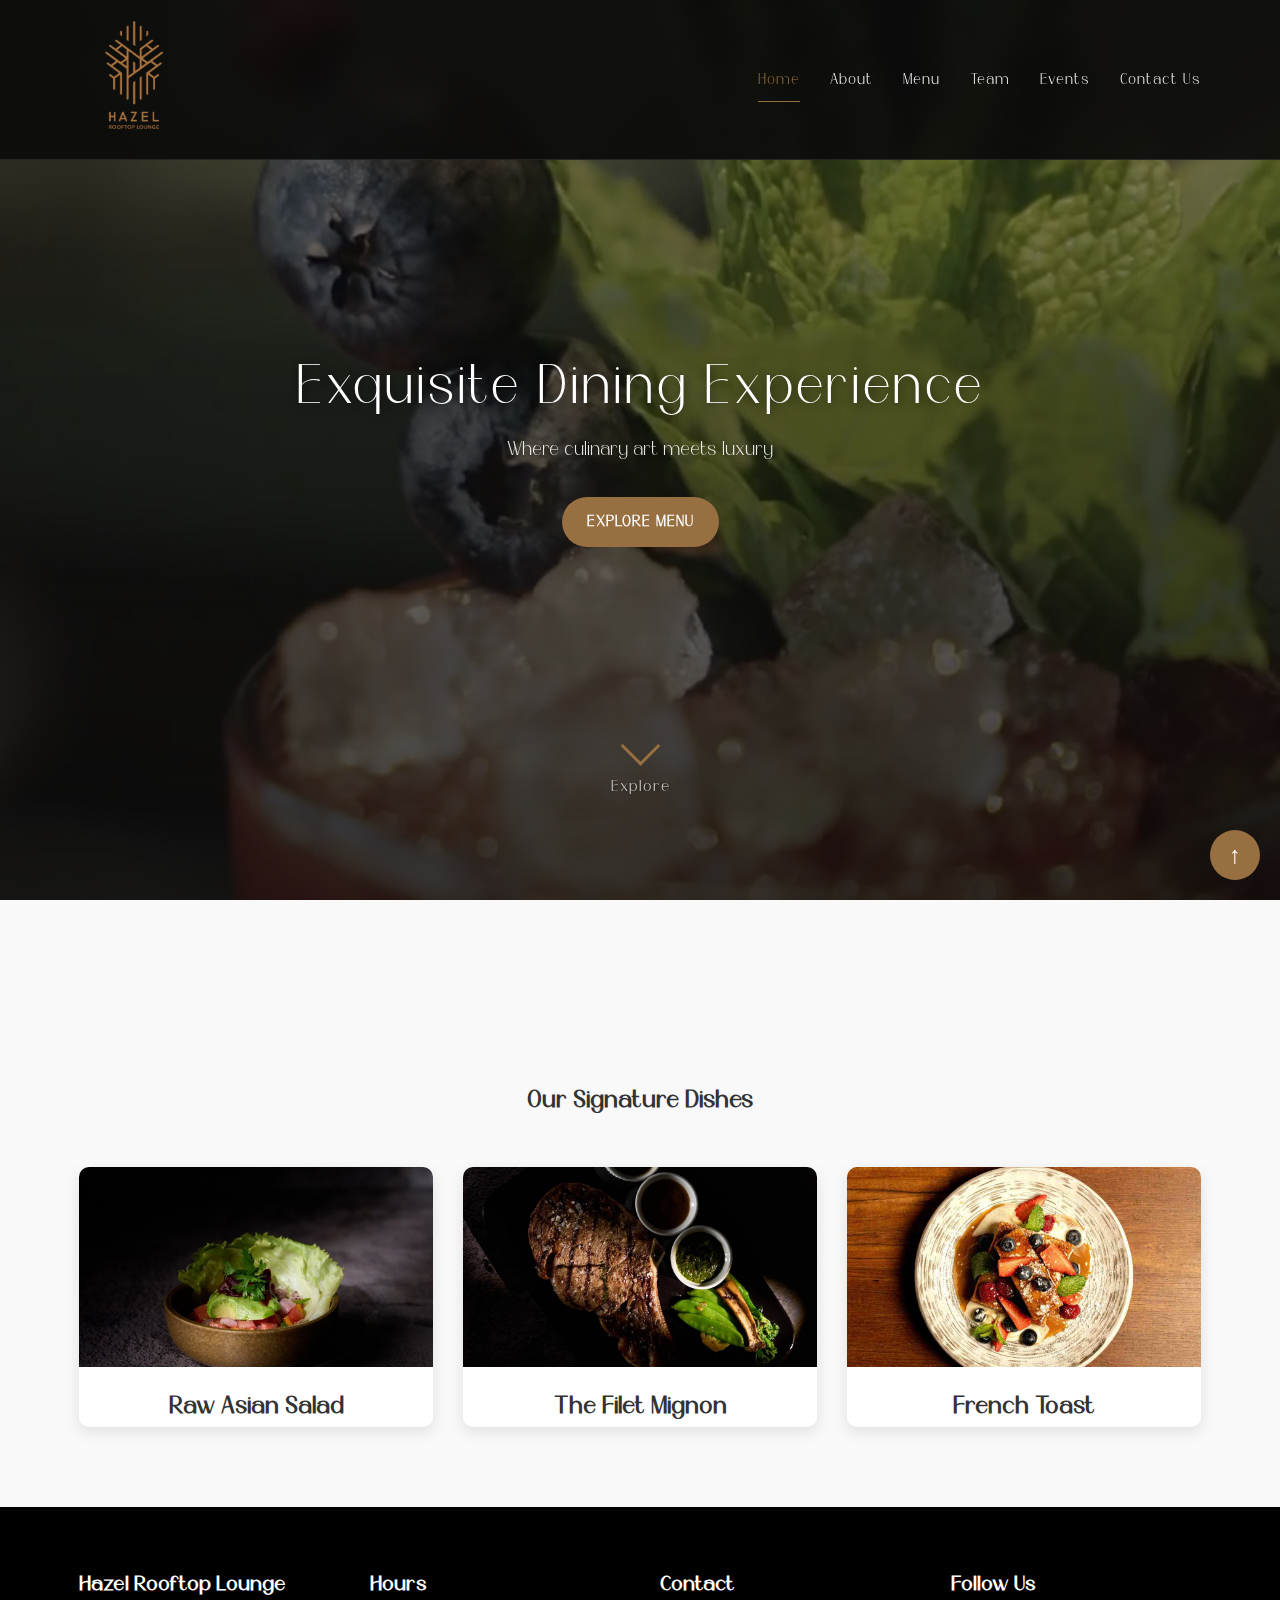
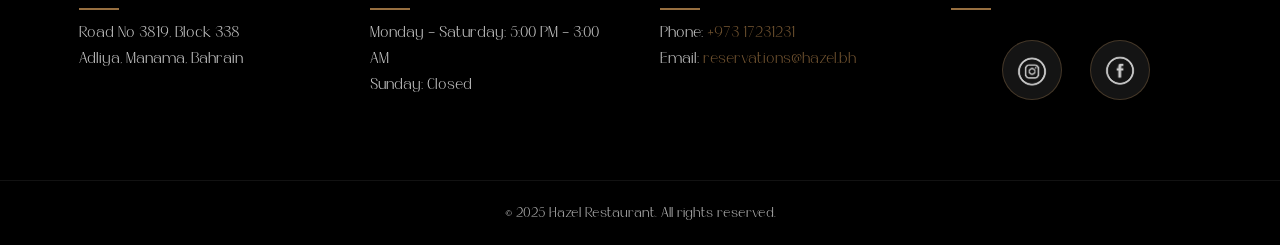
<file: index.html>
<!DOCTYPE html>
            <html lang="en">
            <head>
            <meta charset="UTF-8">
            <meta name="viewport" content="width=device-width, initial-scale=1.0">
            <title>Hazel | Premium Dining & Bar Experience in Bahrain</title>  <!-- Title page -->
            <meta name="description" content="Experience exquisite cuisine and crafted cocktails in Bahrain's premier dining destination.">
            <!-- MORE THAN 15 KEYWORDS FOR GOOD SEO -->
            <meta name="keywords" content="Hazel, cuisine, Bahrain, bar, restaurant, cocktails, local, food, rooftop, lounge, dining, gourmet, nightlife, seafood, international cuisine, fine dining, events, private dining, luxury, hospitality">
            <meta name="author" content="Shahad, Hussain, Abrar, Hassan"> 
            <link rel="icon" href="images/favicon.png" type="image/x-icon"> <!-- Favicon -->
            <link rel="stylesheet" href="style.css"> <!-- Link external css -->
            </head>
            <body>
            <button id="scrollUp" aria-label="Scroll to top">&#8593;</button> <!-- Scrollup -->
           
            <!-- Navigation -->
            <header class="header">
            <div class="container">
            <nav class="navbar">
            <a href="index.html" class="logo">
            <img src="images/logo.png" alt="Hazel Restaurant & Bar Logo" title="Hazel Restaurant & Bar Logo"> <!-- Logo in nav -->
            </a>                
            <ul class="nav-menu">
            <li class="nav-item"><a href="index.html" class="nav-link active">Home</a></li>
            <li class="nav-item"><a href="about.html" class="nav-link">About</a></li>
            <li class="nav-item"><a href="menu.html" class="nav-link">Menu</a></li>
            <li class="nav-item"><a href="team.html" class="nav-link">Team</a></li>
            <li class="nav-item"><a href="events.html" class="nav-link">Events</a></li>
            <li class="nav-item"><a href="contact.html" class="nav-link">Contact Us</a></li>
            </ul>
            <!-- Humburger icon for small screens -->
            <div class="hamburger">
            <span class="bar"></span>
            <span class="bar"></span>
            <span class="bar"></span>
            </div>
            </nav>
            </div>
            </header>

            <!-- Hero Section -->
            <section class="hero">
            <div class="hero-video">
            <video autoplay muted loop id="heroVideo">
            <source src="videos/hero.mp4" type="video/mp4" > <!-- Implement multimedia elements (video) -->
            </video>
            </div>
            <div class="hero-content">
            <h1 class="hero-title">Exquisite Dining Experience</h1>
            <p class="hero-subtitle">Where culinary art meets luxury</p>
            <div class="hero-buttons">
            <a href="menu.html" class="btn btn-primary">Explore Menu</a>
            </div>
            </div>
            
            <!-- Scroll down arrow for good UX -->
           <div class="scroll-down">
                <div class="arrow"></div>
              </div>
            </section>

            <!-- Featured Section -->
            <section class="featured">
            <div class="container">
            <div class="section-header">
            </div>
            
<div> <h2 class="section-home">Our Signature Dishes</h2></div>
            <div class="featured-grid">
            <article class="featured-item">
            <div class="featured-img-container">
            <img src="images/rawasiansalad-M-.jpeg" alt="Raw Asian Salad" class="featured-img" title="Raw Asian Salad">
            </div>
            <h3>Raw Asian Salad</h3>
            </article>
            <article class="featured-item">
            <div class="featured-img-container">
            <img src="images/Steak.jpeg" alt="The Filet Mignon" class="featured-img" title="The Filet Mignon">
            </div>
            <h3>The Filet Mignon</h3>
            </article>
            <article class="featured-item">
            <div class="featured-img-container">
            <img src="images/frenchtoast.jpg" alt="French Toast" class="featured-img" title="French Toast">
            </div>
            <h3>French Toast</h3>
            </article>
            </div>
            </div>
            </section>

             <!-- Footer  -->
    <footer class="footer">
      <div class="container">
          <div class="footer-grid">
              <div class="footer-col">
                  <h4>Hazel Rooftop Lounge</h4>
                  <p>Road No 3819, Block 338<br>Adliya, Manama, Bahrain</p>
              </div>
              <div class="footer-col">
                  <h4>Hours</h4>
                  <p>Monday – Saturday: 5:00 PM – 3:00 AM<br>Sunday: Closed</p>
              </div>

              <!-- Link phone & email & social media -->
              <div class="footer-col">
                  <h4>Contact</h4>
                  <p>Phone: <a href="tel:+97317231231">+973 17231231</a><br>Email: <a href="mailto:reservations@hazel.bh">reservations@hazel.bh</a></p>
              </div>


              <div class="footer-col">
                  <h4>Follow Us</h4>
                  <div class="social-links">
                    <a href="https://www.instagram.com/hazelbahrain/" target="_blank" rel="noopener noreferrer">
                        <img src="images/Instagram.png"title="Instagram" alt="Instagram">
                    </a>
                    <a href="https://www.facebook.com/hazelbahrain/" target="_blank" rel="noopener noreferrer">
                        <img src="images/Facebook.png" alt="Facebook" title="Facebook">
                    </a>
                   
                    </a>
                  </div>
              </div>
          </div>
      </div>   

        <!-- Copy right (Auto update using js) -->
      <div class="footer-bottom">
      <p>&copy; 2025 Hazel Restaurant. All rights reserved.</p>
      </div>
      </div>
      </footer>

      <script src="script.js"></script>   <!-- Js -->


   

      </body>
      </html>
</file>
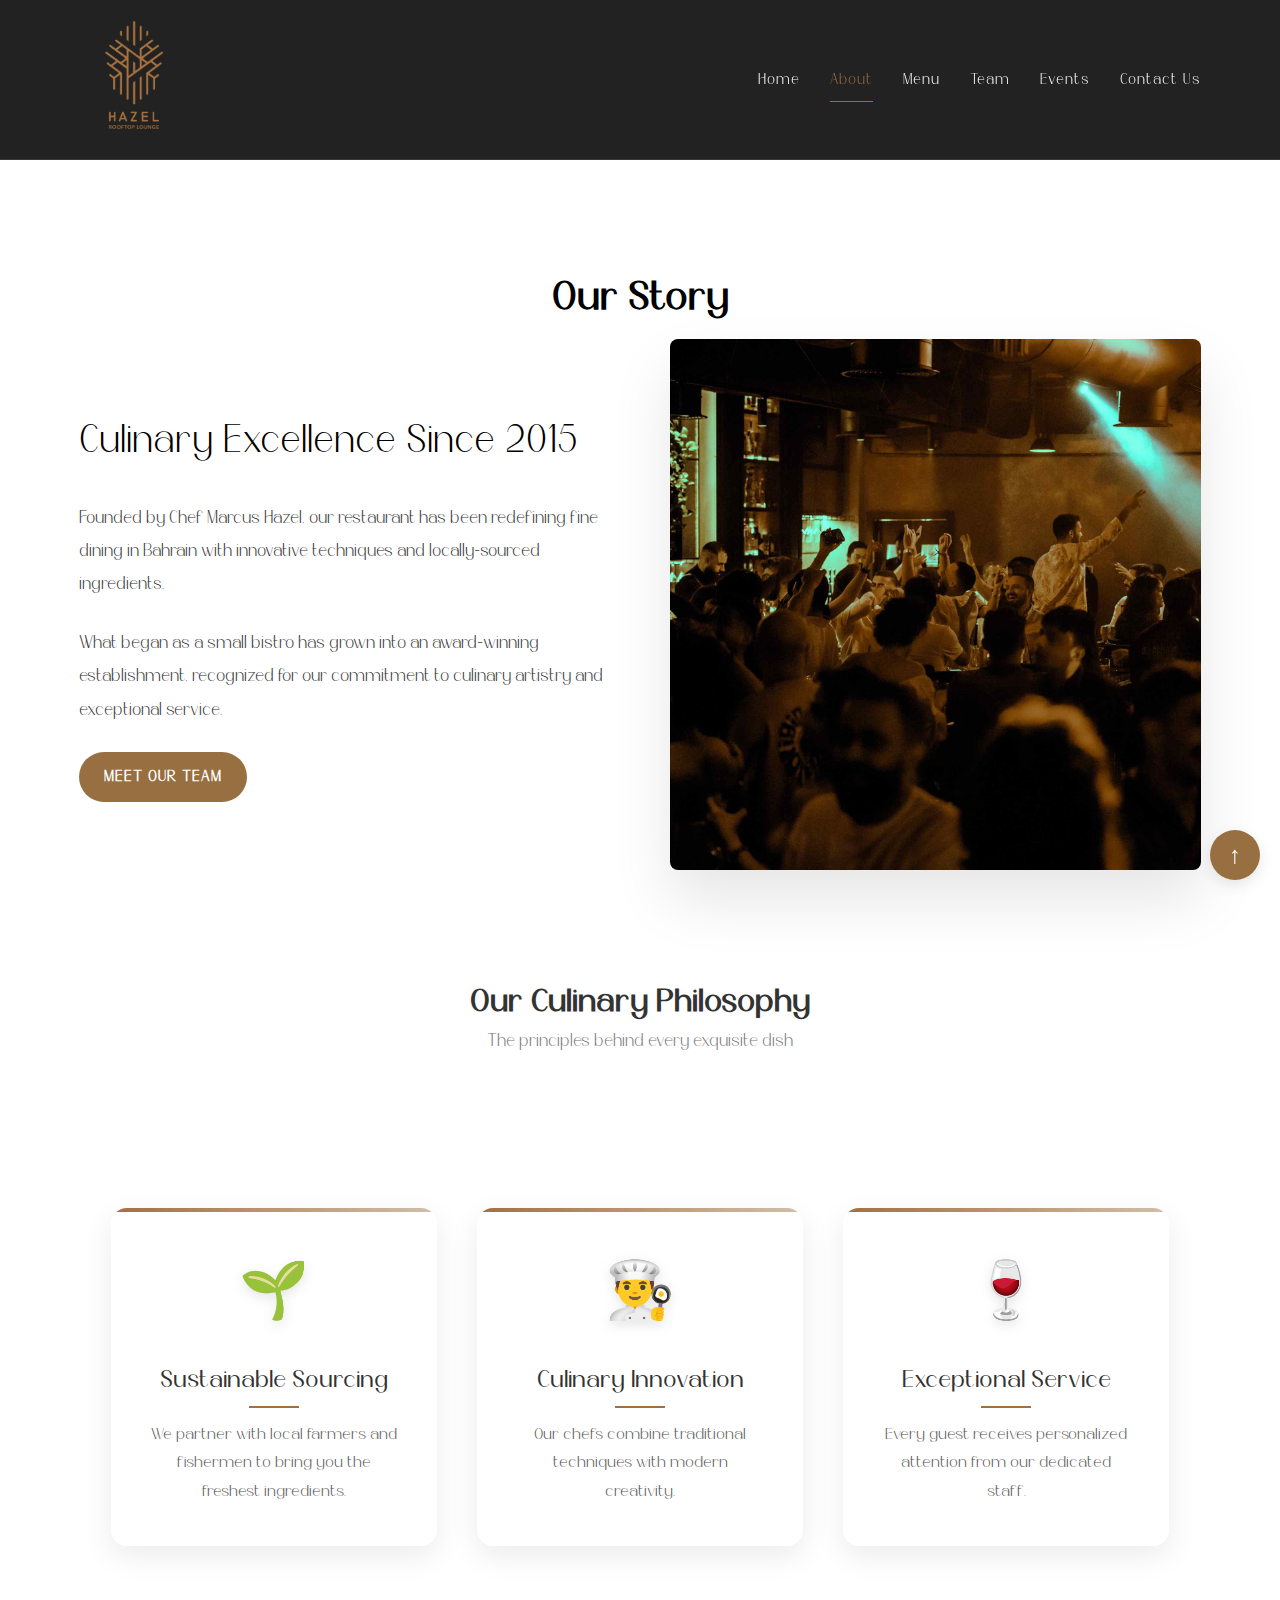
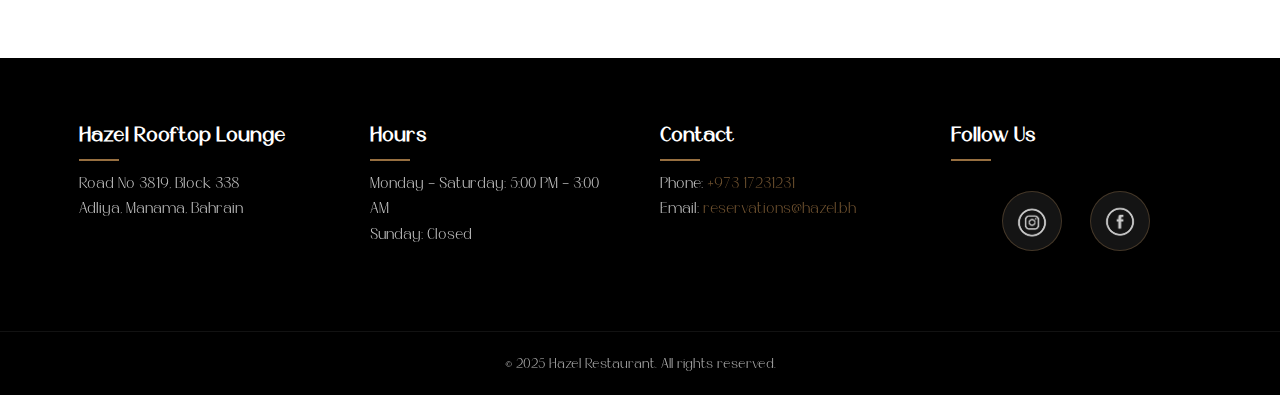
<file: about.html>
<!DOCTYPE html>
            <html lang="en">
            <head>
            <meta charset="UTF-8">
            <meta name="viewport" content="width=device-width, initial-scale=1.0">
            <title>Hazel | About Us</title>  <!-- Title page -->
            <meta name="description" content="Step inside Hazel and explore our journey from a humble bistro to Bahrain’s award-winning rooftop dining destination. Discover our values, culinary philosophy, and the passion behind every plate.">
            <!-- MORE THAN 15 KEYWORDS FOR GOOD SEO -->
            <meta name="keywords" content="Hazel, cuisine, Bahrain, bar, restaurant, cocktails, local, food, rooftop, lounge, dining, gourmet, nightlife, seafood, international cuisine, fine dining, events, private dining, luxury, hospitality, about Hazel">
            <meta name="author" content="Shahad, Hussain, Abrar, Hassan"> 
            <link rel="icon" href="images/favicon.png" type="image/x-icon"> <!-- Favicon -->
            <link rel="stylesheet" href="style.css"> <!-- Link external css -->
            </head>
            <body>
            <button id="scrollUp" aria-label="Scroll to top">&#8593;</button> <!-- Scrollup -->

            <!-- Navigation -->
            <header class="header">
            <div class="container">
            <nav class="navbar">
            <a href="index.html" class="logo">
            <img src="images/logo.png" alt="Hazel Restaurant & Bar Logo" title="Hazel Restaurant & Bar Logo"> <!-- Logo in nav -->
            </a>    
            <ul class="nav-menu">
            <li class="nav-item"><a href="index.html" class="nav-link ">Home</a></li>
            <li class="nav-item"><a href="about.html" class="nav-link active">About</a></li>
            <li class="nav-item"><a href="menu.html" class="nav-link">Menu</a></li>
            <li class="nav-item"><a href="team.html" class="nav-link">Team</a></li>
            <li class="nav-item"><a href="events.html" class="nav-link">Events</a></li>
            <li class="nav-item"><a href="contact.html" class="nav-link">Contact Us</a></li>
            </ul>
             <!-- Humburger icon for small screens -->
             <div class="hamburger">
              <span class="bar"></span>
              <span class="bar"></span>
              <span class="bar"></span>
            </div>
            </nav>
            </div>
            </header>

            <!-- About hero -->
            <section class="events-section">
              <div class="container">
              <h2 class="section-title">Our Story</h2>
              </div>
            </section>
            <br>
            <br>
            <br><br>
            <br>
            <br> <br>
           
            <!-- About content -->
            <section class="about-content">
            <div class="container">
            <div class="about-grid">
            <div class="about-text">
            <h2>Culinary Excellence Since 2015</h2>
            <p>Founded by Chef Marcus Hazel, our restaurant has been redefining fine dining in Bahrain with innovative techniques and locally-sourced ingredients.</p>
            <p>What began as a small bistro has grown into an award-winning establishment, recognized for our commitment to culinary artistry and exceptional service.</p>
            <a href="team.html" class="btn btn-primary">Meet Our Team</a> <!-- Link to team page -->
            </div>

            <div class="about-img">
            <img src="images/vibes.jpg" alt="Hazel Restaurant Interior" title="Hazel Restaurant Interior">
            </div>
            </div>
            </div>
            </section>
<br>

            <!-- Philosophy section -->
<section class="philosophy">
    <div class="container">
      <div class="section-header">
        <h1>Our Culinary Philosophy</h1>
        <p class="section-subtitle">The principles behind every exquisite dish</p>
        <div class="divider"></div>
    </div>
      
      <div class="philosophy-grid">
        <div class="philosophy-item">
          <div class="emoji">🌱</div>
          <h3>Sustainable Sourcing</h3>
          <p>We partner with local farmers and fishermen to bring you the freshest ingredients.</p>
        </div>
        
        <div class="philosophy-item">
          <div class="emoji">👨‍🍳</div>
          <h3>Culinary Innovation</h3>
          <p>Our chefs combine traditional techniques with modern creativity.</p>
        </div>
        
        <div class="philosophy-item">
          <div class="emoji">🍷</div>
          <h3>Exceptional Service</h3>
          <p>Every guest receives personalized attention from our dedicated staff.</p>
        </div>
      </div>
    </div>
  </section>

  <!-- Footer  -->
  <footer class="footer">
    <div class="container">
        <div class="footer-grid">
            <div class="footer-col">
                <h4>Hazel Rooftop Lounge</h4>
                <p>Road No 3819, Block 338<br>Adliya, Manama, Bahrain</p>
            </div>
            <div class="footer-col">
                <h4>Hours</h4>
                <p>Monday – Saturday: 5:00 PM – 3:00 AM<br>Sunday: Closed</p>
            </div>

              <!-- Link phone & email & social media -->
            <div class="footer-col">
                <h4>Contact</h4>
                <p>Phone: <a href="tel:+97317231231">+973 17231231</a><br>Email: <a href="mailto:reservations@hazel.bh">reservations@hazel.bh</a></p>
            </div>


            <div class="footer-col">
                <h4>Follow Us</h4>
                <div class="social-links">
                  <a href="https://www.instagram.com/hazelbahrain/" target="_blank" rel="noopener noreferrer">
                    <img src="images/Instagram.png"title="Instagram" alt="Instagram">
                </a>
                <a href="https://www.facebook.com/hazelbahrain/" target="_blank" rel="noopener noreferrer">
                    <img src="images/Facebook.png" alt="Facebook" title="Facebook">
                </a>
               
                </a>
                </div>
            </div>
        </div>
    </div>   

      <!-- Copy right (Auto update using js) -->
    <div class="footer-bottom">
    <p>&copy; 2025 Hazel Restaurant. All rights reserved.</p>
    </div>
    </div>
    </footer>

    <script src="script.js"></script>   <!-- Js -->

  </body>
        </html>
</file>
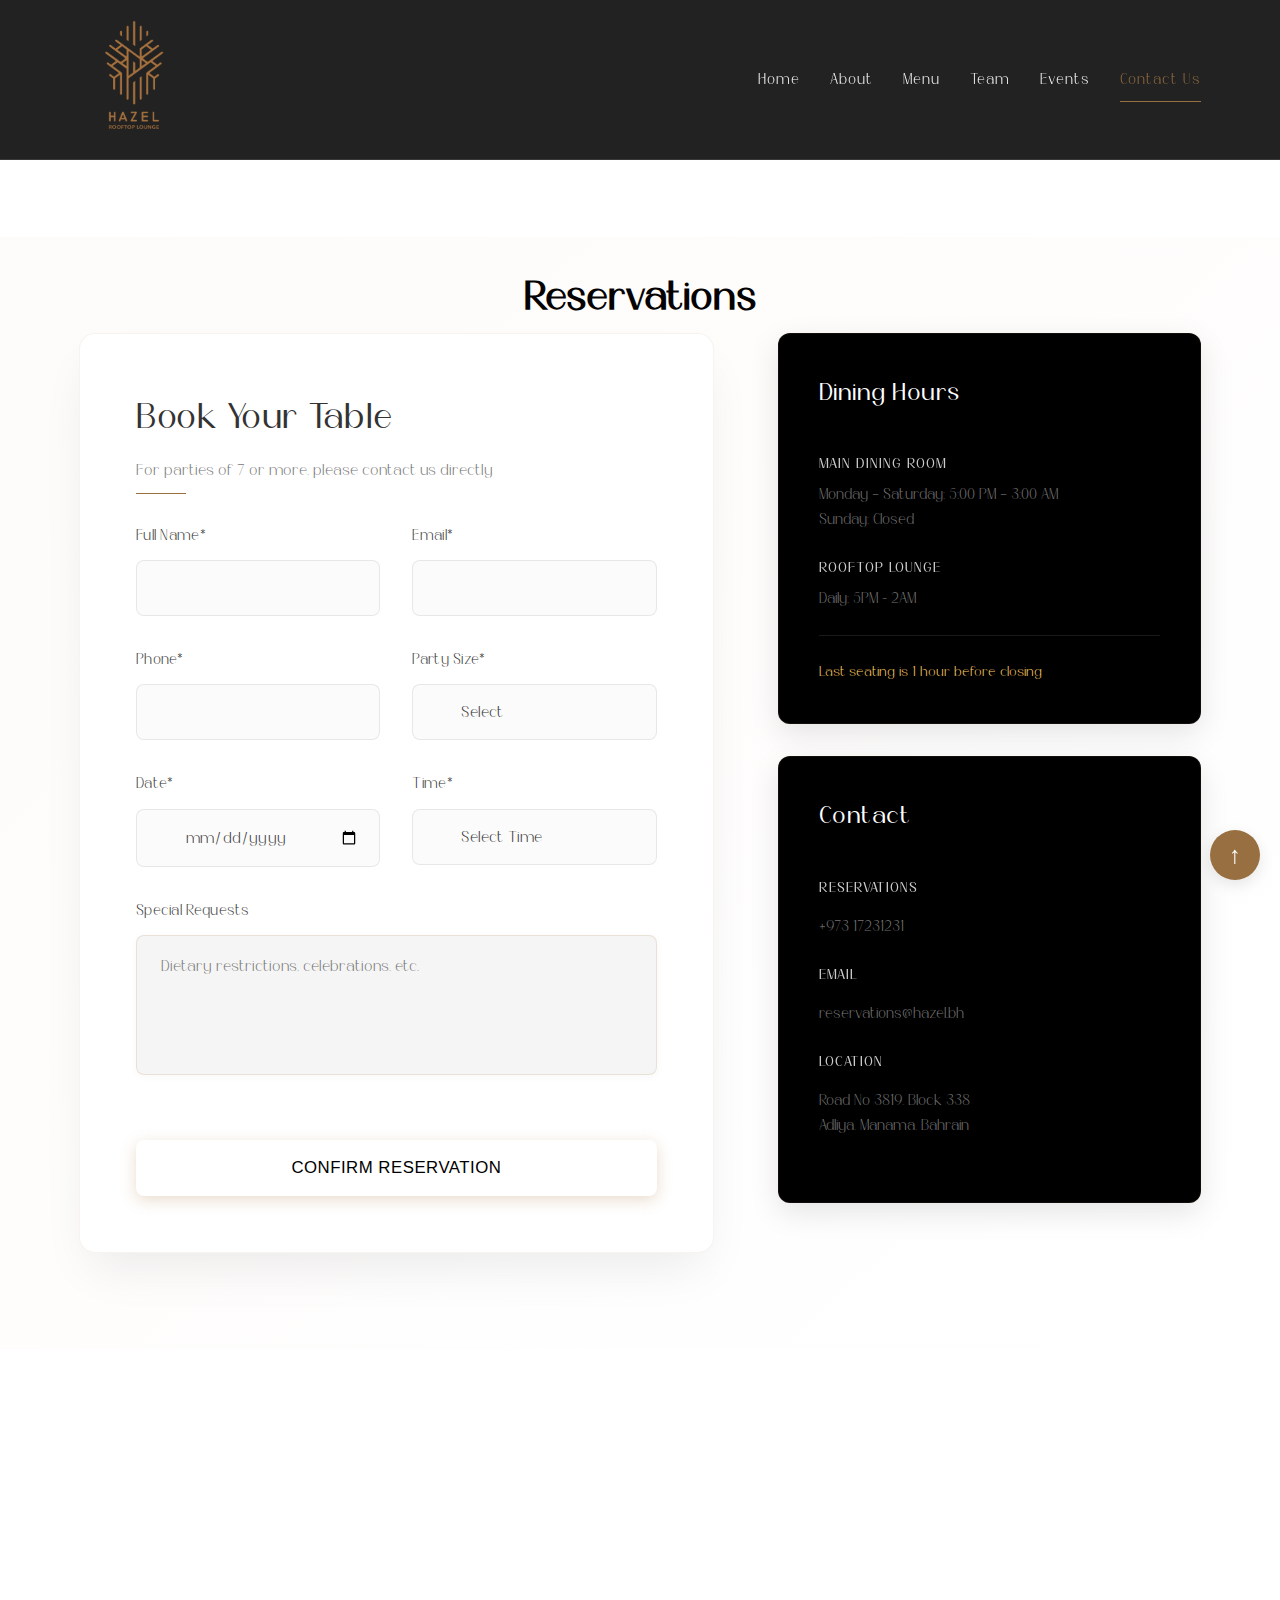
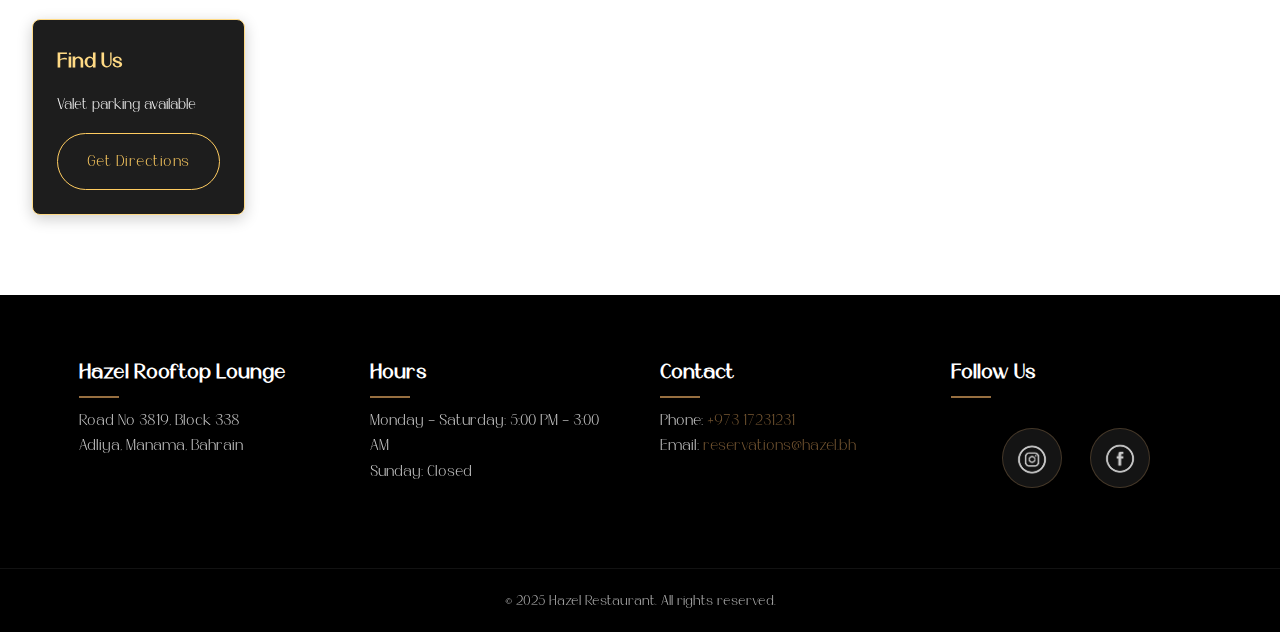
<file: contact.html>
<!DOCTYPE html>
<html lang="en">
<head>
    <meta charset="UTF-8">
    <meta name="viewport" content="width=device-width, initial-scale=1.0">
    <title>Hazel | Contact Us</title> <!-- Title page -->
    <meta name="description" content="Reserve your table at Hazel Bahrain for an unforgettable fine dining experience featuring gourmet cuisine, craft cocktails, and stunning rooftop views.">
    <!-- MORE THAN 20 KEYWORDS FOR GOOD SEO -->
    <meta name="keywords" content="Hazel Bahrain reservations, book table Hazel Bahrain, Hazel contact number, Hazel Manama location, fine dining reservations Bahrain, rooftop lounge booking, Hazel phone number, Hazel email address, Hazel restaurant hours, private dining inquiries, group reservations Bahrain, corporate events booking, special occasion dining Bahrain, valet parking Hazel, Hazel directions, dietary requests Hazel, cancel reservation Hazel, Hazel WhatsApp booking, VIP table request, Hazel Adliya address, last minute reservations, Hazel opening times, weekend availability Hazel, chef's table booking, Hazel customer service, event catering Bahrain">    <link rel="icon" href="images/favicon.png" type="image/x-icon">
    <link rel="stylesheet" href="style.css">
</head>
<body>
    <button id="scrollUp" aria-label="Scroll to top">&#8593;</button> <!-- Scrollup -->

    <!-- Navigation-->
    <header class="header">
        <div class="container">
        <nav class="navbar">
        <a href="index.html" class="logo">
        <img src="images/logo.png" alt="Hazel Restaurant & Bar Logo" title="Hazel Restaurant & Bar Logo"> <!-- Logo in nav -->
        </a>    
        <ul class="nav-menu">
        <li class="nav-item"><a href="index.html" class="nav-link ">Home</a></li>
        <li class="nav-item"><a href="about.html" class="nav-link">About</a></li>
        <li class="nav-item"><a href="menu.html" class="nav-link">Menu</a></li>
        <li class="nav-item"><a href="team.html" class="nav-link">Team</a></li>
        <li class="nav-item"><a href="events.html" class="nav-link ">Events</a></li>
        <li class="nav-item"><a href="contact.html" class="nav-link active">Contact Us</a></li>
        </ul>
         <!-- Humburger icon for small screens -->
         <div class="hamburger">
            <span class="bar"></span>
            <span class="bar"></span>
            <span class="bar"></span>
        </div>
        </nav>
        </div>
        </header>
   
        <!-- Hero -->
    <section class="contact-section">
    <div class="container">
        <h2 class="section-title">Reservations</h2>
        </div>
        </section>
        <br>
        <br>
        <br>
        

    
    <!-- Reservation section -->
    <section class="reservation-section">
        <div class="container">
            <div class="reservation-grid">

                <!-- Form Column -->
                <div class="form-column">
                    <h2>Book Your Table</h2>
                    <p class="subtitle">For parties of 7 or more, please contact us directly</p>
                    
                    <form id="reservationForm" class="reservation-form">
                        <div class="form-row">

                                <!-- Name section (REQUIRED + EXCEPT ONLY LETTERS) -->
                                <div class="form-group">
                                <label for="name">Full Name*</label>
                                <div class="input-wrapper">
                                    <input type="text" id="name" name="name" required>
                                </div>
                            </div>

                           <!-- Email section (REQUIRED + EXCEPT ONLY WITH @) -->
                            <div class="form-group">
                                <label for="email">Email*</label>
                                <div class="input-wrapper">
                                    <input type="email" id="email" name="email" required>
                                </div>
                            </div>
                        </div>
                        
                        <!-- Phone section (REQUIRED + EXCEPT ONLY NUMBERS (8 NUMBERS ONLY)) -->
                        <div class="form-row">
                            <div class="form-group">
                                <label for="phone">Phone*</label>
                                <div class="input-wrapper">
                                    <input type="tel" id="phone" name="phone" required>
                                </div>
                            </div>

                            <!-- People number (REQUIRED) -->
                            <div class="form-group">
                                <label for="guests">Party Size*</label>
                                <div class="input-wrapper">
                                    <select id="guests" name="guests" required>
                                        <option value="" disabled selected>Select</option>
                                        <option value="1">1 Person</option>
                                        <option value="2">2 People</option>
                                        <option value="3-4">3-4 People</option>
                                        <option value="5-6">5-6 People</option>
                                        <option value="7+">7+ People</option>

                                    </select>
                                </div>
                            </div>
                        </div>
                        
                        <div class="form-row">

                         <!-- Date section (REQUIRED) -->
                            <div class="form-group">
                                <label for="date">Date*</label>
                                <div class="input-wrapper">
                                    <input type="date" id="date" name="date" required>
                                </div>
                            </div>

                           <!-- Time section 24/7 (REQUIRED) -->
                            <div class="form-group">
                                <label for="time">Time*</label>
                                <div class="input-wrapper">
                                    <select id="time" name="time" required>
                                        <option value="" disabled selected>Select Time</option>
                                        <option value="00:00">00:00 (12:00 AM)</option>
                                            <option value="01:00">01:00 (1:00 AM)</option>
                                            <option value="02:00">02:00 (2:00 AM)</option>
                                            <option value="03:00">03:00 (3:00 AM)</option>
                                            <option value="04:00">04:00 (4:00 AM)</option>
                                            <option value="05:00">05:00 (5:00 AM)</option>
                                            <option value="06:00">06:00 (6:00 AM)</option>
                                            <option value="07:00">07:00 (7:00 AM)</option>
                                            <option value="08:00">08:00 (8:00 AM)</option>
                                            <option value="09:00">09:00 (9:00 AM)</option>
                                            <option value="10:00">10:00 (10:00 AM)</option>
                                            <option value="11:00">11:00 (11:00 AM)</option>
                                            <option value="12:00">12:00 (12:00 PM)</option>
                                            <option value="13:00">13:00 (1:00 PM)</option>
                                            <option value="14:00">14:00 (2:00 PM)</option>
                                            <option value="15:00">15:00 (3:00 PM)</option>
                                            <option value="16:00">16:00 (4:00 PM)</option>
                                            <option value="17:00">17:00 (5:00 PM)</option>
                                            <option value="18:00">18:00 (6:00 PM)</option>
                                            <option value="19:00">19:00 (7:00 PM)</option>
                                            <option value="20:00">20:00 (8:00 PM)</option>
                                            <option value="21:00">21:00 (9:00 PM)</option>
                                            <option value="22:00">22:00 (10:00 PM)</option>
                                            <option value="23:00">23:00 (11:00 PM)</option>
                                    </select>
                                </div>
                            </div>
                        </div>
                         
                        <!-- Special requests-->
                        <div class="form-group">
                            <label for="requests">Special Requests</label>
                            <textarea id="requests" name="requests" placeholder="Dietary restrictions, celebrations, etc."></textarea>
                        </div>
                        
                        <button type="submit" class="btn-gold">
                            Confirm Reservation
                        </button>
                    </form>
                </div>
                
                <!-- Info Column -->
                <div class="info-column">
                    <div class="info-card">
                        <h3>Dining Hours</h3>
                       
                        
                        <div class="hours-group">
                            <h4>Main Dining Room</h4>
                            <p>Monday – Saturday: 5:00 PM – 3:00 AM<br>Sunday: Closed</p>
                        </div>
                        
                        <div class="hours-group">
                            <h4>Rooftop Lounge</h4>
                            <p>Daily: 5PM - 2AM</p>
                        </div>
                        
                        <div class="notice">
                            <p>Last seating is 1 hour before closing</p>
                        </div>
                    </div>
                    
                    <div class="info-card">
                        <h3>Contact</h3>
                       
                        
                        <div class="contact-item">
                          
                            <div>
                                <h4>Reservations</h4>
                                <p>+973 17231231</p>
                            </div>
                        </div>
                        
                        <div class="contact-item">
                           
                            <div>
                                <h4>Email</h4>
                                <p>reservations@hazel.bh</p>
                            </div>
                        </div>
                        
                        <div class="contact-item">
                            
                            <div>
                                <h4>Location</h4>
                                <p>Road No 3819, Block 338<br>Adliya, Manama, Bahrain</p>
                            </div>
                        </div>
                    </div>
                </div>
            </div>
        </div>
    </section>

   

    <!-- Map Section -->
    <section class="map-section">
        <div class="map-container">
            <iframe class="map-iframe" src="https://www.google.com/maps/embed?pb=!1m18!1m12!1m3!1d3579.4374561219965!2d50.5906715!3d26.214971900000002!2m3!1f0!2f0!3f0!3m2!1i1024!2i768!4f13.1!3m3!1m2!1s0x3e49af3152fb8199%3A0x4a3a0159496f0ecb!2sHazel%20Rooftop%20Lounge!5e0!3m2!1sen!2sbh!4v1746274456943!5m2!1sen!2sbh" 
                    allowfullscreen="" 
                    loading="lazy" 
                    referrerpolicy="no-referrer-when-downgrade">
            </iframe>
            
            <div class="map-overlay">
                <div class="map-overlay-content">
                    <h3 class="map-overlay-title">Find Us</h3>
                    <p class="map-overlay-text"></i> Valet parking available</p>
                    <a href="https://www.google.com/maps/dir/?api=1&destination=Hazel+Rooftop+Lounge" 
                       target="_blank" 
                       class="btn-gold-outline map-overlay-btn">
                        <p>Get Directions</p> 
                    </a>
                </div>
            </div>
        </div>
    </section>

     <!-- Footer  -->
  <footer class="footer">
    <div class="container">
        <div class="footer-grid">
            <div class="footer-col">
                <h4>Hazel Rooftop Lounge</h4>
                <p>Road No 3819, Block 338<br>Adliya, Manama, Bahrain</p>
            </div>
            <div class="footer-col">
                <h4>Hours</h4>
                <p>Monday – Saturday: 5:00 PM – 3:00 AM<br>Sunday: Closed</p>
            </div>

              <!-- Link phone & email & social media -->
              <div class="footer-col">
                <h4>Contact</h4>
                <p>Phone: <a href="tel:+97317231231">+973 17231231</a><br>Email: <a href="mailto:reservations@hazel.bh">reservations@hazel.bh</a></p>
            </div>


            <div class="footer-col">
                <h4>Follow Us</h4>
                <div class="social-links">
                    <a href="https://www.instagram.com/hazelbahrain/" target="_blank" rel="noopener noreferrer">
                        <img src="images/Instagram.png"title="Instagram" alt="Instagram">
                    </a>
                    <a href="https://www.facebook.com/hazelbahrain/" target="_blank" rel="noopener noreferrer">
                        <img src="images/Facebook.png" alt="Facebook" title="Facebook">
                    </a>
                   
                    </a>
                </div>
            </div>
        </div>
    </div>   

      <!-- Copy right (Auto update using js) -->
    <div class="footer-bottom">
    <p>&copy; 2025 Hazel Restaurant. All rights reserved.</p>
    </div>
    </div>
    </footer>

    <script src="script.js"></script>   <!-- Js -->

  </body>
        </html>
</file>
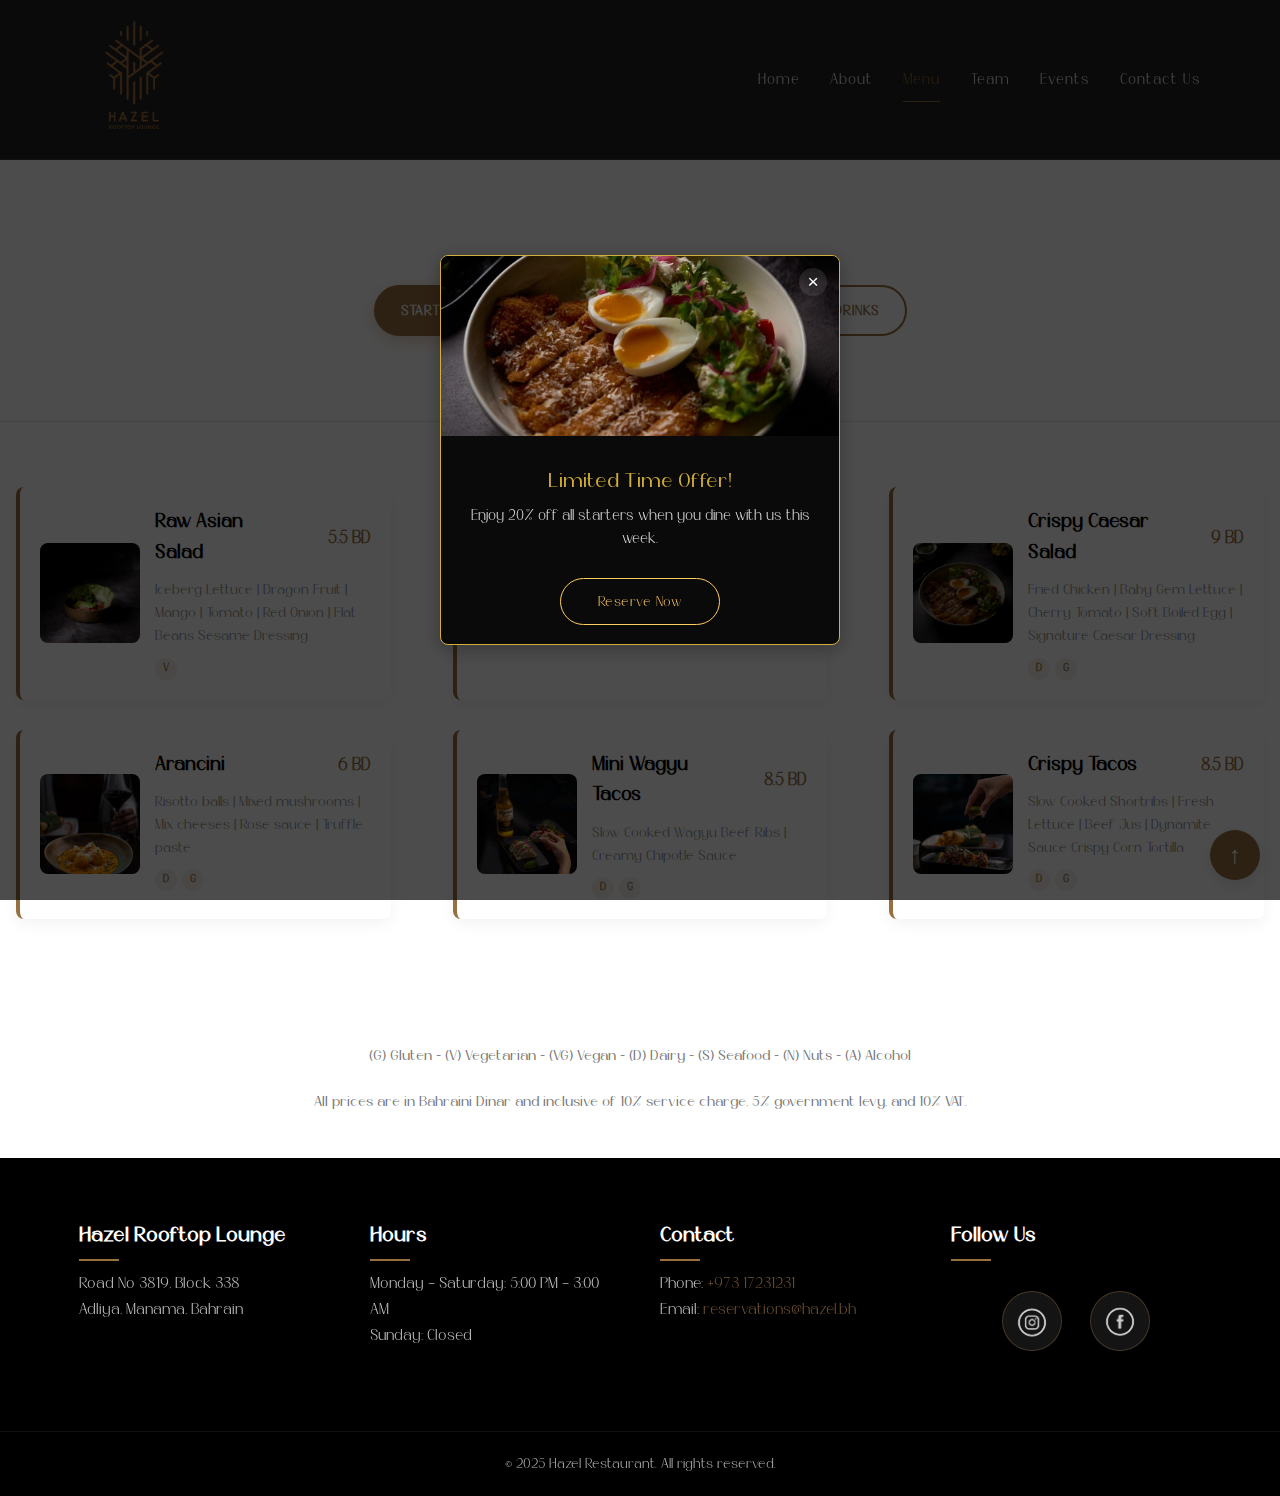
<file: menu.html>
<!DOCTYPE html>
            <html lang="en">
            <head>
            <meta charset="UTF-8">
            <meta name="viewport" content="width=device-width, initial-scale=1.0">
            <title>Hazel | Our Menu</title>
            <meta name="description" content="Savor the flavors of Hazel with our thoughtfully curated seasonal menu — from elegant starters and decadent mains to artisanal desserts and handcrafted cocktails, all served with refined hospitality in Bahrain.">
            <meta name="keywords" content="Hazel, cuisine, Bahrain, bar, restaurant, cocktails, local, food, rooftop, lounge, dining, gourmet, nightlife, seafood, international cuisine, fine dining, events, private dining, luxury, hospitality, menu">
            <meta name="author" content="Shahad, Hussain, Abrar, Hassan">
            <link rel="icon" href="images/favicon.png" type="image/x-icon"> <!-- Favicon -->
            <link rel="stylesheet" href="style.css">
            </head>
            <body>

<!-- popup -->
 <div class="promo-popup" id="promoPopup">
    <div class="popup-content">
      <button class="close-popup" id="closePopup">&times;</button>
      <img src="images/crispycaesarsalad-M-.jpeg" alt="Special Offer" class="promo-image">
      <div class="promo-text">
        <h3>Limited Time Offer!</h3>
        <p>Enjoy 20% off all starters when you dine with us this week.</p>
        <a href="contact.html" class="btn-gold-outline">Reserve Now</a>
      </div>
    </div>
  </div>
            <button id="scrollUp" aria-label="Scroll to top">&#8593;</button> <!-- Scrollup -->

            <!-- Navigation -->
            <header class="header">
            <div class="container">
            <nav class="navbar">
            <a href="index.html" class="logo">
            <img src="images/logo.png" alt="Hazel Restaurant & Bar Logo" title="Hazel Restaurant & Bar Logo"> <!-- Logo in nav -->
            </a>    
            <ul class="nav-menu">
            <li class="nav-item"><a href="index.html" class="nav-link ">Home</a></li>
            <li class="nav-item"><a href="about.html" class="nav-link">About</a></li>
            <li class="nav-item"><a href="menu.html" class="nav-link active">Menu</a></li>
            <li class="nav-item"><a href="team.html" class="nav-link">Team</a></li>
            <li class="nav-item"><a href="events.html" class="nav-link">Events</a></li>
            <li class="nav-item"><a href="contact.html" class="nav-link">Contact Us</a></li>
            </ul>
            <!-- Humburger icon for small screens -->
            <div class="hamburger">
                <span class="bar"></span>
                <span class="bar"></span>
                <span class="bar"></span>
            </div>
            </nav>
            </div>
            </header>

            <!-- Menu section -->
            <section class="menu-section">
            <div class="container">
            <h2 class="section-title">Our Seasonal Menu</h2>
            </div>
<br>
<br>
<br>
<br><br><br><br>

<br>
            <!-- Menu category -->
            <div class="menu-tabs">
            <button class="tab-btn active" data-tab="starters">Starters</button>
            <button class="tab-btn" data-tab="mains">Main Courses</button>
            <button class="tab-btn" data-tab="desserts">Desserts</button>
            <button class="tab-btn" data-tab="drinks">Drinks</button>
            </div>

            <div class="menu-content">

            <!-- Starters -->
            <div class="menu-category active" id="starters">
            <div class="menu-category-header">
            <h2>Starters</h2>
            </div>
            <div class="menu-grid-layout">
            <article class="menu-item">
            <div class="menu-item-content">
            <img src="images/rawasiansalad-M-.jpeg" alt="Raw Asian Salad" title="Raw Asian Salad">
            <div class="menu-item-text">
            <div class="menu-item-header">
                <h3>Raw Asian Salad</h3> <!-- Name of the item-->
                <span class="price">5.5 BD</span> <!-- Price -->
            </div>
            <p class="menu-item-desc">Iceberg Lettuce | Dragon Fruit | Mango | Tomato | Red Onion | Flat Beans Sesame Dressing</p>    <!-- Description for the item -->
            <div class="dietary-icons">
                <span class="dietary-icon" title="Vegan">V</span> <!-- Dietary-icons -->
            </div>
            </div>
            </div>
            </article>

            <article class="menu-item">
            <div class="menu-item-content">
            <img src="images/macandcheese1-D-.jpeg" alt="Mac & Cheese" title="Mac & Cheese">
            <div class="menu-item-text">
            <div class="menu-item-header">
                <h3>Mac & Cheese</h3>
                <span class="price">6.5 BD</span>
            </div>
            <p class="menu-item-desc">Elbow Pasta | Creamy Cheddar Sauce | Melted Cheese Topping</p>
            <div class="dietary-icons">
                <span class="dietary-icon" title="Dairy">D</span>                                    
                <span class="dietary-icon" title="Alcohol">A</span>
            </div>
            </div>
            </div>
            </article>

            <article class="menu-item">
            <div class="menu-item-content">
            <img src="images/crispycaesarsalad-M-.jpeg" alt="Crispy Caesar Salad" title="Crispy Caesar Salad">
            <div class="menu-item-text">
            <div class="menu-item-header">
                <h3>Crispy Caesar Salad</h3>
                <span class="price">9 BD</span>
            </div>
            <p class="menu-item-desc"> Fried Chicken | Baby Gem Lettuce | Cherry Tomato | Soft Boiled Egg | Signature Caesar Dressing</p>
            <div class="dietary-icons">
                <span class="dietary-icon" title="Dairy">D</span>                                    
                <span class="dietary-icon" title="Gluten">G</span>
            </div>
            </div>
            </div>
            </article>

            <article class="menu-item">
            <div class="menu-item-content">
            <img src="images/Arancini.jpg" alt="Arancini" title="Arancini">
            <div class="menu-item-text">
            <div class="menu-item-header">
                <h3>Arancini</h3>
                <span class="price">6 BD</span>
            </div>
            <p class="menu-item-desc"> Risotto balls | Mixed mushrooms | Mix cheeses | Rose sauce | Truffle paste </p>
            <div class="dietary-icons">
                <span class="dietary-icon" title="Dairy">D</span>                                    
                <span class="dietary-icon" title="Gluten">G</span>
            </div>
            </div>
            </div>
            </article>

            <article class="menu-item">
            <div class="menu-item-content">
            <img src="images/miniwagyutacos.jpg" alt="Mini Wagyu Tacos" title="Mini Wagyu Tacos">
            <div class="menu-item-text">
            <div class="menu-item-header">
                <h3>Mini Wagyu Tacos</h3>
                <span class="price">8.5 BD</span>
            </div>
            <p class="menu-item-desc"> Slow Cooked Wagyu Beef Ribs | Creamy Chipotle Sauce </p>
            <div class="dietary-icons">
                <span class="dietary-icon" title="Dairy">D</span>                                    
                <span class="dietary-icon" title="Gluten">G</span>
            </div>
            </div>
            </div>
            </article>

            <article class="menu-item">
            <div class="menu-item-content">
            <img src="images/crispytacos.jpg" alt="Crispy Tacos" title="Crispy Tacos">
            <div class="menu-item-text">
            <div class="menu-item-header">
                <h3>Crispy Tacos</h3>
                <span class="price">8.5 BD</span>
            </div>
            <p class="menu-item-desc"> Slow Cooked Shortribs | Fresh Lettuce | Beef Jus | Dynamite Sauce
                Crispy Corn Tortilla </p>
            <div class="dietary-icons">
                <span class="dietary-icon" title="Dairy">D</span>                                    
                <span class="dietary-icon" title="Gluten">G</span>
            </div>
            </div>
            </div>
            </article>
            </div>
            </div>
            <!-- End of startes section -->

            <!-- Mains -->
            <div class="menu-category" id="mains">
            <div class="menu-category-header">
            <h2>Main Courses</h2>
            </div>

            <div class="menu-grid-layout">
            <article class="menu-item">
            <div class="menu-item-content">
            <img src="images/californiaroll-A-B.jpg" alt="California Roll" title="California Roll">
            <div class="menu-item-text">
            <div class="menu-item-header">
                <h3>California Roll</h3>
                <span class="price">7 BD</span>
            </div>
            <p class="menu-item-desc">Crab Sticks | Nori | Cucumber | Mango | Japanese
                Mayo (6 pcs)</p>
            <div class="dietary-icons">
                <span class="dietary-icon" title="Seafood">S</span>
            </div>
            </div>
            </div>
            </article>

            <article class="menu-item">
            <div class="menu-item-content">
            <img src="images/crunchyprawnstempura-A-B.jpg" alt="Crunchy Prawn Tempura" title="Crunchy Prawn Tempura">
            <div class="menu-item-text">
            <div class="menu-item-header">
                <h3>Crunchy Prawn Tempura </h3>
                <span class="price">7.5 BD</span>
            </div>
            <p class="menu-item-desc">Crab Sticks | Nori | Cucumber | Mango | Japanese
                Mayo (6 pcs)</p>
            <div class="dietary-icons">
                <span class="dietary-icon" title="Seafood">S</span>                                    
                <span class="dietary-icon" title="Gluten">G</span>

            </div>
            </div>
            </div>
            </article>

            <article class="menu-item">
            <div class="menu-item-content">
            <img src="images/sharingsushiplatter-D-.jpeg" alt="Sharing Sushi Platter" title="Sharing Sushi Platter">
            <div class="menu-item-text">
            <div class="menu-item-header">
                <h3>Sharing Sushi Platter</h3>
                <span class="price">14 BD</span>
            </div>
            <p class="menu-item-desc">California Roll | Crunchy Prawn Tempura Maki
                Rainbow Uramaki | Crunchy Crabstick Roll (16pcs)</p>
                <div class="dietary-icons">
                    <span class="dietary-icon" title="Seafood">S</span>                                        
            </div>
            </div>
            </article>

            <article class="menu-item">
            <div class="menu-item-content">
            <img src="images/filomisoblackcod1-M-.jpeg" alt="Filo Miso Black" title="Filo Miso Black">
            <div class="menu-item-text">
            <div class="menu-item-header">
                <h3>Filo Miso Black</h3>
                <span class="price">9 BD</span>
            </div>
            <p class="menu-item-desc"> Black Cod Wrapped in Filo | Yuzu-Miso | Coconut Cream Sauce
                Grilled Vegetables</p>
            </div>
            </div>
            </article>

            <article class="menu-item">
            <div class="menu-item-content">
            <img src="images/chickentibetanmama-M-.jpeg" alt="CChicken Tibetan Mama" title="Chicken Tibetan Mama">
            <div class="menu-item-text">
            <div class="menu-item-header">
                <h3>Chicken Tibetan Mama</h3>
                <span class="price">9.5 BD</span>
            </div>
            <p class="menu-item-desc">Crispy Corn Fed Chicken | Steamed Vegetables | Sticky Rice
                Smoked Coconut Curry</p>
            <div class="dietary-icons">
                <span class="dietary-icon" title="Gluten">G</span>
            </div>
            </div>
            </div>
            </article>

            <article class="menu-item">
            <div class="menu-item-content">
            <img src="images/Steak.jpeg" alt="The Filet Mignon" title="The Filet Mignon">
            <div class="menu-item-text">
            <div class="menu-item-header">
                <h3>The Filet Mignon</h3>
                <span class="price">28 BD</span>
            </div>
            <p class="menu-item-desc">Certified Angus Beef Aged 8 Weeks | Chimichurri Sauce | Grilled Vegetables
            </p>
            </div>
            </div>
            </article>
            </div>
            </div>
            <!-- End of mains section -->

            <!-- Desserts -->
            <div class="menu-category" id="desserts">
            <div class="menu-category-header">
            <h2>Desserts</h2>
            </div>
            <div class="menu-grid-layout">
            <article class="menu-item">
            <div class="menu-item-content">
            <img src="images/tiramisucigar.jpg" alt="Tiramisu Cigar" title="Tiramisu Cigar">
            <div class="menu-item-text">
            <div class="menu-item-header">
                <h3>Tiramisu Cigar</h3>
                <span class="price">6 BD</span>
            </div>
            <p class="menu-item-desc">Chocolate Cigar | Tiramisu Cream | Edible Ash | Coffee
                Ice Cream</p> 
                <div class="dietary-icons">
                    <span class="dietary-icon" title="Alcohol">A</span>
                </div>
            </div>
            </div>
            </article>

            <article class="menu-item">
            <div class="menu-item-content">
            <img src="images/tresleches.jpg" alt="Tres Leches" title="Tres Leches">
            <div class="menu-item-text">
            <div class="menu-item-header">
                <h3>Tres Leches</h3>
                <span class="price">6 BD</span>
            </div>
            <p class="menu-item-desc">Moist Sponge Cake | Milk & Cream Blend | Mango &
                Strawberry Purée | Caramel Sauce | Whipped Cream</p>
            <div class="dietary-icons">
                <span class="dietary-icon" title="Dairy">D</span>
                <span class="dietary-icon" title="Gluten">G</span>
            </div>
            </div>
            </div>
            </article>

            <article class="menu-item">
            <div class="menu-item-content">
            <img src="images/frenchtoast.jpg" alt="French Toast" title="French Toast">
            <div class="menu-item-text">
            <div class="menu-item-header">
                <h3>French Toast</h3>
                <span class="price">8.5 BD</span>
            </div>
            <p class="menu-item-desc">Thick Brioche Slices | Custard Soak | Golden Brown Finish | Fresh Berries | Maple Syrup | Whipped Cream</p> 
            <div class="dietary-icons">
                <span class="dietary-icon" title="Dairy">D</span>
            </div>              
            </div>
            </div>
            </article>


            <article class="menu-item">
            <div class="menu-item-content">
            <img src="images/Saffroncake.jpg" alt="Saffron Cake" title="Saffron Cake">
            <div class="menu-item-text">
            <div class="menu-item-header">
                <h3>Saffron Cake</h3>
                <span class="price">10 BD</span>
            </div>
            <p class="menu-item-desc">Delicate Sponge Cake | Infused with Saffron & Cardamom | Creamy Milk Soak | Whipped Cream Topping | Touch of Pistachio</p> 
            <div class="dietary-icons">
                <span class="dietary-icon" title="Dairy">D</span>
            </div>         
            </div>
            </div>
            </article>

            </div>
            </div>
            <!-- End of dessert section -->

            <!-- Drinks -->
            <div class="menu-category" id="drinks">
            <div class="menu-category-header">
            <h2>Drinks</h2>
            </div>
            <div class="menu-grid-layout">
            <article class="menu-item">
            <div class="menu-item-content">
            <img src="images/mombasarahe-D.jpg" alt="Mombase Raha" title="Mombase Raha">
            <div class="menu-item-text">
            <div class="menu-item-header">
                <h3>Mombase Raha</h3>
                <span class="price">7.5 BD</span>
            </div>
            <p class="menu-item-desc">Jeff’s No.4 | Passion Fruit Purée | Orange Juice | Angostura Bitters | PineappleLemongrass Foam</p>
            </div>
            </div>
            </article>

            <article class="menu-item">
            <div class="menu-item-content">
            <img src="images/purplerain-D.jpg" alt="Purple Rain" title="Purple Rain">
            <div class="menu-item-text">
            <div class="menu-item-header">
                <h3>Purple Rain</h3>
                <span class="price">7.5 BD</span>
            </div>
            <p class="menu-item-desc">Jose Cuervo TradicionalTequila | Butterfly Pea Tea | Lychee Liqueur | Fresh Thyme | Lime</p>
            </div>
            </div>
            </article>

            <article class="menu-item">
            <div class="menu-item-content">
            <img src="images/foreveryoung-D.jpg" alt="Forever Young" title="Forever Young">
            <div class="menu-item-text">
            <div class="menu-item-header">
                <h3>Forever Young</h3>
                <span class="price">7.5 BD</span>
            </div>
            <p class="menu-item-desc">Bourbon Infused With Orange Peels | Maple Syrup | Fresh Lemon Juice
                Egg White | Merlot Wine</p>
            </div>
            </div>
            </article>

            <article class="menu-item">
            <div class="menu-item-content">
            <img src="images/goalltheway-D.jpg" alt="Go All The Way" title="Go All The Way">
            <div class="menu-item-text">
            <div class="menu-item-header">
                <h3>Go All The Way</h3>
                <span class="price">7.5 BD</span>
            </div>
            <p class="menu-item-desc"> Vodka Infused with Raspberries | Bergamote Liqueur | Earl Grey Tea
                Fresh Lemon Juice</p>
            </div>
            </div>
            </article>

            <article class="menu-item">
            <div class="menu-item-content">
            <img src="images/lavenderhaze-D.jpg" alt="Lavender Haze" title="Lavender Haze">
            <div class="menu-item-text">
            <div class="menu-item-header">
                <h3>Lavender Haze</h3>
                <span class="price">7.5 BD</span>
            </div>
            <p class="menu-item-desc">Havana 3 | Fresh Lime Juice | Lavender Syrup | Coconut Syrup | Soda Water</p>
            </div>
            </div>
            </article>

            <article class="menu-item">
            <div class="menu-item-content">
            <img src="images/tiramisucocktail-D.jpg" alt="Tiramisu Cocktail" title="Tiramisu Cocktail">
            <div class="menu-item-text">
            <div class="menu-item-header">
                <h3>Tiramisu Cocktail</h3>
                <span class="price">7.5 BD</span>
            </div>
            <p class="menu-item-desc">Ballantine’s Finest Scotch | Espresso | Kahlúa | Amaretto Disaronno
                Cooking Cream | Dark Chocolate</p>
            </div>
            </div>
            </article>
            </div>
            </div>
            </div>
            </div>
            </section>
           <!-- End of the menu -->

            <h3 class="price-info">(G) Gluten - (V) Vegetarian - (VG) Vegan - (D) Dairy - (S) Seafood - (N) Nuts - (A) Alcohol
            <br><br>
            All prices are in Bahraini Dinar and inclusive of 10% service charge, 5% government levy, and 10% VAT.
            </h3>
            
     <!-- Footer  -->
  <footer class="footer">
    <div class="container">
        <div class="footer-grid">
            <div class="footer-col">
                <h4>Hazel Rooftop Lounge</h4>
                <p>Road No 3819, Block 338<br>Adliya, Manama, Bahrain</p>
            </div>
            <div class="footer-col">
                <h4>Hours</h4>
                <p>Monday – Saturday: 5:00 PM – 3:00 AM<br>Sunday: Closed</p>
            </div>

              <!-- Link phone & email -->
            <div class="footer-col">
                <h4>Contact</h4>
                <p>Phone: <a href="tel:+97317231231">+973 17231231</a><br>Email: <a href="mailto:reservations@hazel.bh">reservations@hazel.bh</a></p>
            </div>


            <div class="footer-col">
                <h4>Follow Us</h4>
                <div class="social-links">
                    <a href="https://www.instagram.com/hazelbahrain/" target="_blank" rel="noopener noreferrer">
                        <img src="images/Instagram.png"title="Instagram" alt="Instagram">
                    </a>
                    <a href="https://www.facebook.com/hazelbahrain/" target="_blank" rel="noopener noreferrer">
                        <img src="images/Facebook.png" alt="Facebook" title="Facebook">
                    </a>
                   
                    </a>
                </div>
            </div>
        </div>
    </div>   

      <!-- Copy right (Auto update using js) -->
    <div class="footer-bottom">
    <p>&copy; 2025 Hazel Restaurant. All rights reserved.</p>
    </div>
    </div>
    </footer>

    <script src="script.js"></script>   <!-- Js -->

  </body>
        </html>
</file>
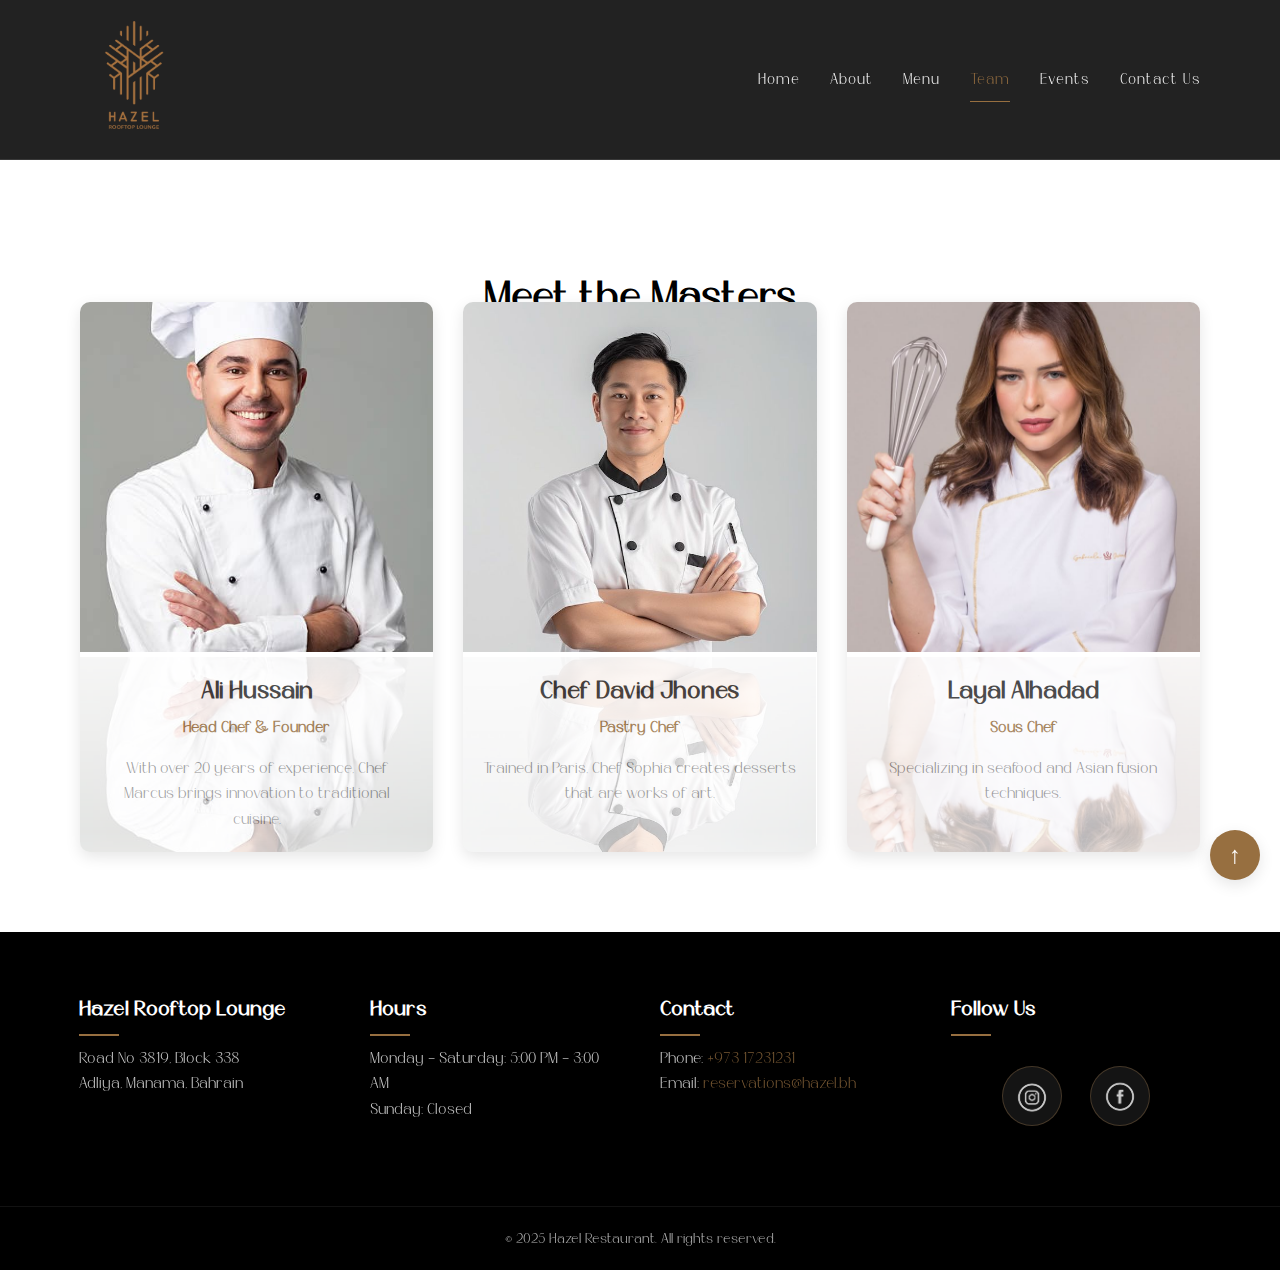
<file: team.html>
<!DOCTYPE html>
            <html lang="en">
            <head>
            <meta charset="UTF-8">
            <meta name="viewport" content="width=device-width, initial-scale=1.0">
            <title>Hazel | Our Team</title> <!-- Title page -->
            <meta name="description" content="Meet the expert culinary team behind Hazel — including our head chef, pastry chef, and sous chef — who bring creativity, passion, and excellence to Bahrain’s premier fine dining experience.">
                <!-- MORE THAN 15 KEYWORDS FOR GOOD SEO -->
                <meta name="keywords" content="Hazel Bahrain team, Hazel restaurant chefs, Bahrain culinary experts, Hazel head chef, Hazel pastry chef, Hazel sous chef, Bahrain fine dining team, Hazel kitchen staff, award-winning chefs Bahrain, Hazel restaurant management, Bahrain hospitality professionals, Hazel culinary creators, chef Ali Hussain Hazel, chef David Jhones Hazel, chef Layal Alhadad Hazel, Bahrain top restaurant team, Hazel food artisans, Bahrain gastronomy experts, Hazel kitchen leadership, Bahrain chef profiles, Hazel restaurant founders, Bahrain dining experience creators, Hazel culinary innovators, Bahrain food and beverage team, Hazel service professionals,">            
                <meta name="author" content="Shahad, Hussain, Abrar, Hassan"> 
            <link rel="icon" href="images/favicon.png" type="image/x-icon"> <!-- Favicon -->
            <link rel="stylesheet" href="style.css">
            </head>
            <body>
            <button id="scrollUp" aria-label="Scroll to top">&#8593;</button> <!-- Scrollup -->

            <!-- Navigation -->
            <header class="header">
            <div class="container">
            <nav class="navbar">
            <a href="index.html" class="logo">
            <img src="images/logo.png" alt="Hazel Restaurant & Bar Logo" title="Hazel Restaurant & Bar Logo"> <!-- Logo in nav -->
            </a>    
            <ul class="nav-menu">
            <li class="nav-item"><a href="index.html" class="nav-link ">Home</a></li>
            <li class="nav-item"><a href="about.html" class="nav-link">About</a></li>
            <li class="nav-item"><a href="menu.html" class="nav-link">Menu</a></li>
            <li class="nav-item"><a href="team.html" class="nav-link active">Team</a></li>
            <li class="nav-item"><a href="events.html" class="nav-link">Events</a></li>
            <li class="nav-item"><a href="contact.html" class="nav-link">Contact Us</a></li>
            </ul>
           <!-- Humburger icon for small screens -->
           <div class="hamburger">
            <span class="bar"></span>
            <span class="bar"></span>
            <span class="bar"></span>
            </div>
            </nav>
            </div>
            </header>

            
            <section class="team-section">
            <div class="container">
            <div class="section-header">
            <h2 class="section-title">Meet the Masters</h2>
            </div>
        </section>

           <div class="divider"></div>
              
            
            <!-- Team section -->
            <div class="team-grid">
            <div class="team-member">
            <div class="team-img-container">
            <img src="images/chef Ali.jpg" alt="Head Chef" class="team-img" title="Head Chef">
            </div>
            <h3>Ali Hussain</h3>   <!-- Name -->
            <p class="team-position">Head Chef & Founder</p> <!-- Posistion -->
            <p class="team-bio">With over 20 years of experience, Chef Marcus brings innovation to traditional cuisine.</p> <!-- Member bio -->
            </div>

            <div class="team-member">
            <div class="team-img-container">
            <img src="images/chef david.jpeg" alt="Pastry Chef" class="team-img" title="Pastry Chef">
            </div>
            <h3>Chef David Jhones</h3>
            <p class="team-position">Pastry Chef</p>
            <p class="team-bio">Trained in Paris, Chef Sophia creates desserts that are works of art.</p>
            </div>

            <div class="team-member">
            <div class="team-img-container">
            <img src="images/chef layla.jpeg" alt="Sous Chef" class="team-img" title="Sous Chef">
            </div>
            <h3>Layal Alhadad</h3>
            <p class="team-position">Sous Chef</p>
            <p class="team-bio">Specializing in seafood and Asian fusion techniques.</p>
            </div>
            </div>
            </div>
            </section>
            <!-- Team section end -->

 <!-- Footer  -->
  <footer class="footer">
    <div class="container">
        <div class="footer-grid">
            <div class="footer-col">
                <h4>Hazel Rooftop Lounge</h4>
                <p>Road No 3819, Block 338<br>Adliya, Manama, Bahrain</p>
            </div>
            <div class="footer-col">
                <h4>Hours</h4>
                <p>Monday – Saturday: 5:00 PM – 3:00 AM<br>Sunday: Closed</p>
            </div>

              <!-- Link phone & email -->
            <div class="footer-col">
                <h4>Contact</h4>
                <p>Phone: <a href="tel:+97317231231">+973 17231231</a><br>Email: <a href="mailto:reservations@hazel.bh">reservations@hazel.bh</a></p>
            </div>


            <div class="footer-col">
                <h4>Follow Us</h4>
                <div class="social-links">
                    <a href="https://www.instagram.com/hazelbahrain/" target="_blank" rel="noopener noreferrer">
                        <img src="images/Instagram.png"title="Instagram" alt="Instagram">
                    </a>
                    <a href="https://www.facebook.com/hazelbahrain/" target="_blank" rel="noopener noreferrer">
                        <img src="images/Facebook.png" alt="Facebook" title="Facebook">
                    </a>
                   
                    </a>
                </div>
            </div>
        </div>
    </div>   

      <!-- Copy right (Auto update using js) -->
    <div class="footer-bottom">
    <p>&copy; 2025 Hazel Restaurant. All rights reserved.</p>
    </div>
    </div>
    </footer>

    <script src="script.js"></script>   <!-- Js -->

  </body>
        </html>
</file>
<file: style.css>
@font-face {
  font-family: 'Boiller Normal';
  src: url('fonts/Boiller-Normal.ttf') format('truetype');
  font-weight: normal;
  font-style: normal;
}

@font-face {
  font-family: 'Boiller UltraLight';
  src: url('fonts/Boiller-UltraLight.ttf') format('truetype');
  font-weight: 200; 
  font-style: normal;
}
/* Headers & Titles (Boiller Normal) */
h1, h2, h3, h4, h5, h6, 
.title, .header {
  font-family: 'Boiller Normal', sans-serif;
}

/* Body/Paragraph Text (Boiller UltraLight) */
body, p, a, li, .text {
  font-family: 'Boiller UltraLight', sans-serif;
}


:root {
    /* Color Palette */
    --primary-color: #000000;
    --secondary-color: #FFFFFF;
    --accent-color: #976F40;
    --accent-dark: #975F40;
    --accent-light: #FFCC60;
    --text-color: #333333;
    --text-light: #777777;
    --overlay: rgba(0, 0, 0, 0.7);
    --gold: #FFDA85;
    --warm-gray: #A8725D;
    --bg-light: #f9f9f9;
    
   
    /* Spacing */
    --section-padding: 80px 0;
    --mobile-padding: 50px 0;
    
    /* Effects */
    --transition: all 0.3s ease-in-out;
    --shadow: 0 5px 15px rgba(0, 0, 0, 0.1);
    --shadow-hover: 0 8px 25px rgba(0, 0, 0, 0.2);
  }
  
  * {
    margin: 0;
    padding: 0;
    box-sizing: border-box;
  }
  
  body {
    color: var(--text-color);
    line-height: 1.6;
    overflow-x: hidden;
  }
  
  .container {
    width: 90%;
    max-width: 1200px;
    margin: 0 auto;
    padding: 0 15px;
  }
  
  /* SCROLL TO TOP BUTTON (Here Includes Rotation & Transition) */

  #scrollUp {
    position: fixed;
    bottom: 20px;
    right: 20px;
    background-color: var(--accent-color);
    color: var(--secondary-color);
    border: none;
    border-radius: 50%;
    width: 50px;
    height: 50px;
    font-size: 24px;
    display: flex;
    align-items: center;
    justify-content: center;
    cursor: pointer;
    box-shadow: var(--shadow);
    transition: var(--transition);
    z-index: 1000;
  }
  
  #scrollUp:hover {
    background-color: var(--accent-dark);
    transform: translateY(-5px) rotate(360deg);
  }
  
  
  /* ===== LUXURY NAVIGATION ===== */
/* ===== Header & Navigation ===== */

.header {
  position: fixed;
  top: 0;
  left: 0;
  width: 100%;
  z-index: 1000;
  background: rgba(10, 10, 10, 0.9);
  backdrop-filter: blur(10px);
  transition: var(--transition);
  padding: 15px 0;
  border-bottom: 1px solid rgba(255,255,255,0.1);
}

.navbar {
  display: flex;
  justify-content: space-between;
  align-items: center;
  max-width: 1400px;
  margin: 0%;
  padding: 0%;
}

.navbar .logo {
  margin-right: auto; /* Pushes nav items to the right */
}

.navbar .logo img {
  max-width: 120px;
  height: auto;
  transition: var(--transition);
  margin-left: -5px; /* Pulls logo slightly more to the left */
}

.navbar .logo img:hover {
  opacity: 0.8;
}

/* ===== Navigation Menu ===== */
.nav-menu {
  display: flex;
  align-items: center;
  list-style: none;
  margin-left: auto; /* Ensures menu stays right */
}

.nav-item {
  margin-left: 30px; /* Reduced from 40px */
  position: relative;
}

.nav-link {
  color: var(--secondary-color);
  font-weight: 400;
  padding: 10px 0;
  transition: var(--transition);
  position: relative;
  font-size: 0.95rem;
  letter-spacing: 1px;
  text-decoration: none;
}

.nav-link:before {
  content: '';
  position: absolute;
  bottom: 0;
  left: 0;
  width: 0;
  height: 1px;
  background: var(--accent-color);
  transition: var(--transition);
}

.nav-link:hover:before {
  width: 100%;
}

.nav-link.active {
  color: var(--accent-color);
}

.nav-link.active:before {
  width: 100%;
}

/* ===== Hamburger Menu ===== */
.hamburger {
  display: none;
  cursor: pointer;
  background: transparent;
  border: none;
  padding: 10px;
  margin-left: 15px; /* Reduced from 20px */
  z-index: 1001;
}

.hamburger .bar {
  display: block;
  width: 24px;
  height: 2px;
  background: var(--secondary-color);
  margin: 5px 0;
  transition: all 0.3s ease;
}

/* Hamburger active state */
.hamburger.active .bar:nth-child(1) {
  transform: translateY(7px) rotate(45deg);
}

.hamburger.active .bar:nth-child(2) {
  opacity: 0;
}

.hamburger.active .bar:nth-child(3) {
  transform: translateY(-7px) rotate(-45deg);
}

/* ===== Responsive Breakpoints ===== */

/* Tablet (768px - 992px) */
@media (max-width: 992px) {
  .navbar {
    padding: 0 15px; /* Reduced from 20px */
  }
  
  .nav-item {
    margin-left: 25px; /* Reduced from 30px */
  }
  
  .nav-link {
    font-size: 0.9rem;
  }
  
  /* Show hamburger menu */
  .hamburger {
    display: block;
  }
  
  /* Hide regular menu */
  .nav-menu {
    position: fixed;
    top: 0;
    left: -100%;
    width: 80%;
    height: 100vh;
    flex-direction: column;
    background: rgba(10, 10, 10, 0.98);
    backdrop-filter: blur(12px);
    -webkit-backdrop-filter: blur(12px);
    text-align: center;
    transition: 0.5s ease;
    padding: 120px 30px 60px;
    gap: 25px;
    justify-content: flex-start;
  }
  
  .nav-menu.active {
    left: 0;
  }
  
  .nav-item {
    margin: 0;
    opacity: 0;
    transform: translateX(-20px);
    transition: all 0.4s cubic-bezier(0.165, 0.84, 0.44, 1);
  }
  
  .nav-menu.active .nav-item {
    opacity: 1;
    transform: translateX(0);
  }
  
  /* Staggered animation delays */
  .nav-menu.active .nav-item:nth-child(1) { transition-delay: 0.1s; }
  .nav-menu.active .nav-item:nth-child(2) { transition-delay: 0.15s; }
  .nav-menu.active .nav-item:nth-child(3) { transition-delay: 0.2s; }
  .nav-menu.active .nav-item:nth-child(4) { transition-delay: 0.25s; }
  .nav-menu.active .nav-item:nth-child(5) { transition-delay: 0.3s; }
  .nav-menu.active .nav-item:nth-child(6) { transition-delay: 0.35s; }
  
  .nav-link {
    font-size: 1.1rem;
    padding: 12px 0;
    display: inline-block;
  }
}

/* Mobile (up to 767px) */
@media (max-width: 767px) {
  .navbar {
    padding: 0 10px; /* Reduced from 15px */
  }
  
  .navbar .logo img {
    max-width: 100px;
    margin-left: -8px; /* Increased pull to the left */
  }
  
  .nav-menu {
    width: 100%;
    padding: 100px 20px 40px;
    gap: 20px;
  }
  
  .nav-link {
    font-size: 1rem;
  }
  
  /* Adjust hamburger size */
  .hamburger {
    padding: 8px;
    margin-left: 5px; /* Reduced from 10px */
  }
  
  .hamburger .bar {
    width: 20px;
    height: 2px;
    margin: 4px 0;
  }
  
  .hamburger.active .bar:nth-child(1) {
    transform: translateY(6px) rotate(45deg);
  }
  
  .hamburger.active .bar:nth-child(3) {
    transform: translateY(-6px) rotate(-45deg);
  }
}

/* Small Mobile (up to 480px) */
@media (max-width: 480px) {
  .header {
    padding: 12px 0;
  }
  
  .navbar {
    padding: 0 5px; /* Minimal padding */
  }
  
  .navbar .logo img {
    max-width: 90px;
    margin-left: -10px; /* Maximum pull to the left */
  }
  
  .nav-menu {
    padding: 90px 15px 30px;
    gap: 15px;
  }
  
  .nav-link {
    font-size: 0.95rem;
  }
  
  .hamburger {
    margin-left: 0; /* No margin on smallest screens */
  }
}
  

  /* ===== Accessibility ===== */
  .hamburger:focus-visible,
  .nav-link:focus-visible {
    outline: 2px solid var(--accent-color);
    outline-offset: 4px;
  }
  /* ===== LUXURY HERO SECTION ===== */

/* Hero Section Base Styles */
.hero {
  height: 100vh;
  min-height: 600px; /* Reduced from 800px for better mobile */
  max-height: 1000px; /* Reduced from 1200px */
  width: 100%;
  position: relative;
  display: flex;
  align-items: center;
  justify-content: center;
  color: var(--secondary-color);
  overflow: hidden;
  isolation: isolate;
}

.hero-video {
  position: absolute;
  top: 0;
  left: 0;
  width: 100%;
  height: 100%;
  z-index: -1;
}

.hero-video::after {
  content: '';
  position: absolute;
  inset: 0;
  background: linear-gradient(
      to bottom,
      rgba(10, 10, 10, 0.4),
      rgba(10, 10, 10, 0.8)
  );
  z-index: 1;
}

.hero-video video {
  width: 100%;
  height: 100%;
  object-fit: cover;
  object-position: center;
  display: block;
}

.hero-content {
  max-width: min(900px, 90vw);
  padding: 2rem 1.5rem; /* Reduced padding */
  text-align: center;
  animation: fadeIn 1.5s ease-in-out;
  position: relative;
  z-index: 2;
}

.hero-title {
  font-size: clamp(2.5rem, 6vw, 4rem); /* Adjusted sizes */
  margin-bottom: 1rem; /* Reduced */
  text-shadow: 2px 2px 10px rgba(0, 0, 0, 0.5);
  line-height: 1.2;
  font-family: var(--font-decorative);
  font-weight: 300;
  letter-spacing: 1px; /* Reduced */
}

.hero-subtitle {
  font-size: clamp(1.1rem, 2.5vw, 1.5rem); /* Adjusted sizes */
  margin-bottom: 2rem; /* Reduced */
  font-weight: 300;
  text-shadow: 1px 1px 5px rgba(0, 0, 0, 0.5);
  line-height: 1.5; /* Adjusted */
  max-width: 90%; /* More responsive */
  margin-left: auto;
  margin-right: auto;
}

.hero-buttons {
  display: flex;
  justify-content: center;
  gap: 1rem; /* Reduced */
  flex-wrap: wrap;
}

/* Tablet Styles (matches menu breakpoint at 768px) */
@media (max-width: 768px) {
  .hero {
      min-height: 500px;
      max-height: 800px;
  }
  
  .hero-content {
      padding: 1.5rem 1rem;
  }
  
  .hero-title {
      font-size: clamp(2.2rem, 6vw, 3.5rem);
      letter-spacing: 0.5px;
  }
  
  .hero-subtitle {
      font-size: clamp(1rem, 2.5vw, 1.3rem);
      margin-bottom: 1.5rem;
  }
  
  .hero-buttons {
      gap: 0.75rem;
  }
}

/* Phone Styles (matches menu breakpoint at 480px) */
@media (max-width: 480px) {
  .hero {
      min-height: 400px;
      max-height: 700px;
  }
  
  .hero-content {
      padding: 1rem;
  }
  
  .hero-title {
      font-size: clamp(1.8rem, 6vw, 2.5rem);
      margin-bottom: 0.75rem;
      letter-spacing: normal;
  }
  
  .hero-subtitle {
      font-size: clamp(0.9rem, 2.5vw, 1.1rem);
      margin-bottom: 1.25rem;
      line-height: 1.4;
  }
  
  .hero-buttons {
      gap: 0.5rem;
  }
}

/* Small Phone Styles (matches menu breakpoint at 360px) */
@media (max-width: 360px) {
  .hero {
      min-height: 350px;
  }
  
  .hero-title {
      font-size: clamp(1.6rem, 6vw, 2rem);
  }
  
  .hero-subtitle {
      font-size: 0.85rem;
  }
  
  .hero-buttons {
      flex-direction: column;
      align-items: center;
      width: 100%;
  }
  
  .hero-buttons a {
      width: 100%;
      max-width: 250px;
  }
}
/* Scroll Down Arrow Component */
.scroll-down {
    position: absolute;
    bottom: 60px; /* default position */
    left: 50%;
    transform: translateX(-50%);
    z-index: 3;
    animation: bounce 2s infinite;
    display: flex;
    flex-direction: column;
    align-items: center;
    cursor: pointer;
    text-decoration: none;
}

.arrow {
    width: 24px;
    height: 24px;
    border-bottom: 2px solid var(--accent-color);
    border-right: 2px solid var(--accent-color);
    transform: rotate(45deg);
    transition: all 0.3s ease;
}

.scroll-down:hover .arrow {
    border-color: var(--accent-light);
    transform: rotate(45deg) translateY(5px);
}

.scroll-down::after {
    content: 'Explore';
    color: var(--secondary-color);
    font-size: 0.875rem;
    letter-spacing: 1px;
    margin-top: 8px;
    opacity: 0.8;
    transition: all 0.3s ease;
    font-family: var(--font-body);
    text-shadow: 1px 1px 3px rgba(0, 0, 0, 0.5);
}

.scroll-down:hover::after {
    opacity: 1;
    color: var(--accent-light);
}

/* Animations */
@keyframes fadeIn {
    from { opacity: 0; transform: translateY(20px); }
    to { opacity: 1; transform: translateY(0); }
}

@keyframes bounce {
    0%, 20%, 50%, 80%, 100% {
        transform: translateY(0) translateX(-50%);
    }
    40% {
        transform: translateY(-20px) translateX(-50%);
    }
    60% {
        transform: translateY(-10px) translateX(-50%);
    }
}

/* Responsive Breakpoints */
/* Desktop (1024px and up) */
@media (min-width: 1024px) {
    .scroll-down {
        bottom: 100px;
    }
    .arrow {
        width: 28px;
        height: 28px;
        border-width: 3px;
    }
    .scroll-down::after {
        font-size: 1rem;
    }
}

/* Tablet (768px - 1023px) */
@media (min-width: 768px) and (max-width: 1023px) {
    .scroll-down {
        bottom: 80px;
    }
    .arrow {
        width: 24px;
        height: 24px;
        border-width: 2px;
    }
    .hero {
        min-height: 700px;
    }
}

/* Mobile (up to 767px) */
@media (max-width: 767px) {
    .scroll-down {
        bottom: 60px;
    }
    .arrow {
        width: 20px;
        height: 20px;
        border-width: 1.5px;
    }
    .scroll-down::after {
        font-size: 0.75rem;
    }
    .hero {
        min-height: 600px;
        max-height: 900px;
    }
    .hero-title {
        font-size: clamp(2.5rem, 8vw, 3.5rem);
    }
}

  /*  CONTENT COLUMNS (Responsive Column Layout) */

  .content-area {
    /* Single column for mobile */
    column-count: 1;
    column-gap: 20px;
    padding: 15px;
    
    /* Three columns for desktop */
    @media (min-width: 992px) {
      column-count: 3;
    }
  }
  
  /*  IMAGE REFLECTIONS (Three Reflection Effects) */

  .reflective-image {
    -webkit-box-reflect: below 5px linear-gradient(transparent 60%, rgba(0,0,0,0.3));
  }
  
  .reflective-image-alt {
    -webkit-box-reflect: below 5px linear-gradient(to bottom, 
                        rgba(255,255,255,0) 0%, 
                        rgba(255,255,255,0.3) 50%, 
                        rgba(255,255,255,0.1) 100%);
  }
  
  .reflective-image-3 {
    -webkit-box-reflect: right 5px linear-gradient(to right, 
                        transparent, 
                        rgba(0,0,0,0.2));
  }
  
  /* Applied to team images */
  .team-img {
    -webkit-box-reflect: below 5px linear-gradient(transparent 60%, rgba(0,0,0,0.3));
  }
  
  /*  BUTTONS & TRANSITIONS (Three Transition Applications) */

  .btn {
    display: inline-block;
    padding: 12px 25px;
    border-radius: 50px;
    font-weight: 600;
    text-transform: uppercase;
    letter-spacing: 1px;
    transition: var(--transition);
    cursor: pointer;
  }
  
  /* Transition 1: Background & Transform */
  .btn-primary {
    background: var(--accent-color);
    color: var(--secondary-color);
  }
  
  .btn-primary:hover {
    background: var(--accent-dark);
    transform: translateY(-3px);
    box-shadow: var(--shadow-hover);
  }
  
  /* Transition 2: Border & Color */
  .btn-secondary {
    background: transparent;
    color: var(--secondary-color);
    border: 2px solid var(--secondary-color);
  }
  
  .btn-secondary:hover {
    background: var(--secondary-color);
    color: var(--primary-color);
  }
  
  /* Transition 3: Form Input Focus */
  .input-field:focus {
    border-color: var(--accent-color);
    transform: scale(1.02);
  }
  
  /*  ANIMATIONS  */
  @keyframes fadeIn {
    from { opacity: 0; transform: translateY(20px); }
    to { opacity: 1; transform: translateY(0); }
  }
  
  @keyframes bounce {
    0%, 20%, 50%, 80%, 100% {
      transform: translateY(0) translateX(-50%);
    }
    40% {
      transform: translateY(-15px) translateX(-50%);
    }
    60% {
      transform: translateY(-7px) translateX(-50%);
    }
  }
  
  a {
    text-decoration: none;
    color: inherit;
  }
  
  
  .section-header {
    text-align: center;
    margin-bottom: 1.3rem;
  }

  .section-title {
    position: absolute;
    font-size: 2.5rem;
    color: var(--primary-color);
    width: 100%; /* Ensure full width for proper centering */
    text-align: center; /* Horizontal centering */
    top: 33%; /* Vertical centering */
    left: 50%; /* Horizontal centering */
    transform: translate(-50%, -50%); /* Precise centering adjustment */
    margin: 0; /* Remove default margins */
    padding: 0; /* Remove default padding */
}
.section-home{
  text-align: center;
  margin-bottom: 3rem;
  padding-top: 5rem;
}

/* Responsive adjustments */
@media (max-width: 768px) {
    .section-title {
        font-size: 2rem;
    }
    .section-home{
  text-align: center;
  margin-bottom: 3rem;
  padding-top: 0rem;
}
}

@media (max-width: 480px) {
    .section-title {
        font-size: 1.75rem;
        top: 25%; /* Adjust vertical position for mobile */
    }
}
  
  .section-subtitle {
    font-size: 1.1rem;
    color: var(--text-light);
    font-weight: 300;
  }

  
  /*  FEATURED SECTION  */
  .featured {
    padding: var(--section-padding);
    background: var(--bg-light);
  }
  
  .featured-grid {
    display: grid;
    grid-template-columns: repeat(auto-fit, minmax(300px, 1fr));
    gap: 30px;
  }
  
  .featured-item {
    background: var(--secondary-color);
    border-radius: 10px;
    overflow: hidden;
    box-shadow: var(--shadow);
    transition: var(--transition);
    height: 260px;
  }
  
  .featured-item:hover {
    transform: translateY(-10px);
    box-shadow: var(--shadow-hover);
  }
  
  .featured-img-container {
    height: 200px;
    overflow: hidden;
  }
  
  .featured-img {
    width: 100%;
    height: 100%;
    object-fit: cover;
    transition: var(--transition);
  }
  
  .featured-item:hover .featured-img {
    transform: scale(1.1);
  }
  
 .featured-item h3 {
    font-size: 1.5rem;
    margin: 20px auto; /* 20px top/bottom, auto left/right for centering */
    text-align: center; 
    width: fit-content; 
}
  
 
  
  /*  ABOUT PAGE  */
  .page-hero {
    height: 500px;
    display: flex;
    align-items: center;
    justify-content: center;
    text-align: center;
    color: var(--secondary-color);
    position: relative;
    margin-top: 80px;
  }
  
  .page-hero::before {
    content: '';
    position: absolute;
    top: 0;
    left: 0;
    width: 100%;
    height: 100%;
    background: var(--overlay);
    z-index: 1;
  }
  
  .page-title {
    font-size: 4rem;
    position: relative;
    z-index: 2;
    text-shadow: 2px 2px 10px rgba(0, 0, 0, 0.5);
    font-family: var(--font-decorative);
    font-weight: 300;
    letter-spacing: 2px;
  }
  
  .about-content {
    padding: 0rem;
    position: relative;
  }
  
  .about-grid {
    display: grid;
    grid-template-columns: 1fr 1fr;
    gap: 60px;
    align-items: center;
  }
  
  .about-text h2 {
    font-size: 2.5rem;
    margin-bottom: 30px;
    color: var(--primary-color);
    font-family: var(--font-decorative);
    font-weight: 400;
  }
  
  .about-text p {
    margin-bottom: 25px;
    font-size: 1.1rem;
    line-height: 1.9;
    color: var(--text-color);
  }
  
  .signature {
    display: flex;
    align-items: center;
    margin-top: 40px;
  }
  
  .signature img {
    max-width: 150px;
    margin-right: 20px;
  }
  
  .signature-text {
    font-family: var(--font-decorative);
    font-style: italic;
    color: var(--accent-color);
  }
  
  .about-img {
    border-radius: 8px;
    overflow: hidden;
    box-shadow: 0 30px 60px rgba(0, 0, 0, 0.1);
    position: relative;
  }
  
  .about-img:before {
    content: '';
    position: absolute;
    top: 20px;
    left: 20px;
    right: -20px;
    bottom: -20px;
    border: 1px solid var(--accent-color);
    z-index: -1;
    border-radius: 8px;
  }
  
  .about-img img {
    width: 100%;
    height: auto;
    display: block;
  }
  
  
  /*  PHILOSOPHY SECTION*/
  .philosophy {
    background: white;
    padding: var(--section-padding);
  }
  
  .philosophy-grid {
    display: grid;
    grid-template-columns: repeat(auto-fit, minmax(280px, 1fr));
    gap: 2.5rem;
    max-width: 1200px;
    margin: 0 auto;
    padding: 2rem;
  }
  
  .philosophy-item {
    background: rgba(255, 255, 255, 0.95);
    border-radius: 16px;
    padding: 2.5rem;
    text-align: center;
    box-shadow: 0 10px 30px rgba(0, 0, 0, 0.08);
    transition: all 0.4s cubic-bezier(0.175, 0.885, 0.32, 1.1);
    position: relative;
    overflow: hidden;
    z-index: 1;
  }
  
  .philosophy-item::before {
    content: '';
    position: absolute;
    top: 0;
    left: 0;
    width: 100%;
    height: 4px;
    background: linear-gradient(90deg, #a46f3d, #976e4071);
    transition: height 0.3s ease;
    z-index: -1;
  }
  
  .philosophy-item:hover {
    transform: translateY(-8px);
    box-shadow: 0 15px 40px rgba(151, 111, 64, 0.15);
  }
  
  .philosophy-item:hover::before {
    height: 100%;
  }
  
  .emoji {
    font-size: 3.5rem;
    margin-bottom: 1.5rem;
    display: inline-block;
    transition: all 0.4s ease;
    filter: drop-shadow(0 4px 6px rgba(0, 0, 0, 0.1));
  }
  
  .philosophy-item:hover .emoji {
    transform: scale(1.15) rotate(5deg);
  }
  
  .philosophy-item h3 {
    font-size: 1.5rem;
    margin-bottom: 1.25rem;
    color: #333;
    font-weight: 500;
    position: relative;
    display: inline-block;
  }
  
  .philosophy-item h3::after {
    content: '';
    position: absolute;
    bottom: -8px;
    left: 50%;
    transform: translateX(-50%);
    width: 50px;
    height: 2px;
    background: #a46f3d;
    transition: all 0.3s ease;
  }
  
  .philosophy-item:hover h3::after {
    width: 80px;
    background: white;
  }
  
  .philosophy-item p {
    color: #555;
    line-height: 1.7;
    font-size: 1.05rem;
    transition: all 0.3s ease;
  }
  
  .philosophy-item:hover p {
    color: rgba(255, 255, 255, 0.9);
  }
  
  /*  TEAM SECTION */
  .team-section {
    padding: var(--section-padding);
  }
  
  .team-grid {
    display: grid;
    grid-template-columns: repeat(auto-fit, minmax(300px, 1fr));
    gap: 30px;
    margin-bottom: 5rem;
    margin-left: 5rem;
    margin-right: 5rem;
  }
  
  .team-member {
    text-align: center;
    background: var(--secondary-color);
    border-radius: 10px;
    overflow: hidden;
    box-shadow: var(--shadow);
    transition: var(--transition);
  }
  
  .team-member:hover {
    transform: translateY(-10px);
    box-shadow: var(--shadow-hover);
  }
  
  .team-img-container {
    height: 350px;
    overflow: hidden;
    position: relative;
    -webkit-box-reflect: below 5px linear-gradient(to bottom, 
                        rgba(255,255,255,0) 0%, 
                        rgba(255,255,255,0.3) 50%, 
                        rgba(255,255,255,0.1) 100%);
    -moz-box-reflect: below 5px linear-gradient(to bottom, 
                     rgba(255,255,255,0) 0%, 
                     rgba(255,255,255,0.3) 50%, 
                     rgba(255,255,255,0.1) 100%);
  }
  
  .team-img {
    width: 100%;
    height: 100%;
    object-fit: cover;
    transition: var(--transition);
  }
  
  .team-member:hover .team-img {
    transform: scale(1.05);
  }
  
  .team-member h3 {
    font-size: 1.5rem;
    margin: 20px 0 5px;
  }
  
  .team-position {
    color: var(--accent-color);
    font-weight: 600;
    margin-bottom: 15px;
  }
  
  .team-bio {
    padding: 0 20px 20px;
    color: var(--text-light);
  }
  /* CONTACT SECTION */
  .contact-section {
    padding: var(--section-padding);
    background-color: #ffffff;
  }
  
 /* Clean White/Gray Filter Dropdown */
.events-filter {
  margin: 2rem 0 3rem;
  display: flex;
  justify-content: flex-end;
}

.filter-dropdown {
  position: relative;
  display: inline-block;
  z-index: 100;
}

.filter-btn {
  padding: 0.8rem 1.8rem;
  border: 1px solid rgba(120, 120, 120, 0.2);
  border-radius: 30px;
  background: rgba(255, 255, 255, 0.9);
  color: #333;
  font-size: 0.9rem;
  font-weight: 500;
  cursor: pointer;
  display: flex;
  align-items: center;
  gap: 0.8rem;
  min-width: 180px;
  justify-content: space-between;
  transition: all 0.3s ease;
  box-shadow: 0 2px 10px rgba(0, 0, 0, 0.08);
  backdrop-filter: blur(5px);
  -webkit-backdrop-filter: blur(5px);
}

.filter-btn:hover {
  background: rgba(255, 255, 255, 0.95);
  border-color: rgba(120, 120, 120, 0.3);
  transform: translateY(-1px);
  box-shadow: 0 4px 12px rgba(0, 0, 0, 0.1);
}

.Filter-arrow {
  font-size: 0.7rem;
  transition: all 0.3s ease;
  color: #555;
  margin-left: 0.5rem;
}

.filter-options {
  display: none;
  position: absolute;
  top: calc(100% + 8px);
  right: 0;
  background: rgba(255, 255, 255, 0.95);
  width: 100%;
  border: 1px solid rgba(120, 120, 120, 0.15);
  border-radius: 8px;
  box-shadow: 0 5px 20px rgba(0, 0, 0, 0.1);
  opacity: 0;
  transform: translateY(-5px);
  transition: opacity 0.3s ease, transform 0.3s ease;
  backdrop-filter: blur(10px);
  -webkit-backdrop-filter: blur(10px);
  overflow: hidden;
}

.filter-options .option {
  padding: 0.9rem 1.5rem;
  cursor: pointer;
  transition: all 0.2s ease;
  color: #444;
  border-bottom: 1px solid rgba(120, 120, 120, 0.1);
  font-size: 0.85rem;
}

.filter-options .option:last-child {
  border-bottom: none;
}

.filter-options .option:hover {
  background: rgba(240, 240, 240, 0.7);
  color: #222;
  padding-left: 1.7rem;
}

.filter-options .option.active {
  background: rgba(230, 230, 230, 0.7);
  color: #000;
}

/* Active states */
.filter-dropdown.active .filter-options {
  display: block;
  opacity: 1;
  transform: translateY(0);
}

.filter-dropdown.active .filter-btn {
  border-color: rgba(120, 120, 120, 0.3);
}

.filter-dropdown.active .Filter-arrow {
  transform: rotate(180deg);
  color: #333;
}

/* Focus state */
.filter-btn:focus {
  outline: none;
  box-shadow: 0 0 0 3px rgba(120, 120, 120, 0.2);
}

/* Responsive adjustments */
@media (max-width: 768px) {
  .events-filter {
      justify-content: center;
  }
  
  .filter-btn {
      width: 100%;
      justify-content: center;
  }
  
  .filter-options {
      width: 100%;
  }
}
  .events-section {
    padding: var(--section-padding);
  }
  
  .events-grid {
    display: grid;
    grid-template-columns: repeat(auto-fit, minmax(350px, 1fr));
    gap: 30px;
  }
  
  .event-card {
    background: var(--secondary-color);
    border-radius: 10px;
    overflow: hidden;
    box-shadow: var(--shadow);
    transition: var(--transition);
    display: flex;
    flex-direction: column;
  }
  
  .event-card:hover {
    transform: translateY(-10px);
    box-shadow: var(--shadow-hover);
  }
  
  .event-img-container {
    position: relative;
    height: 250px;
    overflow: hidden;
  }
  
  .event-img {
    width: 100%;
    height: 100%;
    object-fit: cover;
    transition: var(--transition);
    cursor: pointer;
  }
  
  .event-card:hover .event-img {
    transform: scale(1.1);
  }
  
  .event-date {
    position: absolute;
    top: 20px;
    right: 20px;
    background: var(--accent-color);
    color: var(--secondary-color);
    width: 60px;
    height: 60px;
    border-radius: 50%;
    display: flex;
    flex-direction: column;
    justify-content: center;
    align-items: center;
    z-index: 2;
  }
  
  .event-day {
    font-size: 1.5rem;
    font-weight: 700;
    line-height: 1;
  }
  
  .event-month {
    font-size: 0.8rem;
    text-transform: uppercase;
  }
  
  .event-content {
    padding: 25px;
    display: flex;
    flex-direction: column;
    align-items: center; /* Center all content horizontally */
    text-align: center; /* Center all text */
    flex-grow: 1;
  }
  
  .event-title {
    font-size: 1.5rem;
    margin-bottom: 10px;
    width: 100%; /* Ensure full width for proper centering */
  }
  
  .event-time {
    color: var(--accent-color);
    margin-bottom: 15px;
    display: flex;
    align-items: center;
    justify-content: center; /* Center time content */
    gap: 8px;
    width: 100%;
  }
  
  .event-desc {
    margin-bottom: 20px;
    color: var(--text-light);
    width: 100%;
  }
  
  /* CTA Button Styling */
  .event-cta {
    margin-top: auto; /* Push to bottom if using flex column */
    width: 100%;
    display: flex;
    justify-content: center;
  }
  
  .event-cta .btn {
    padding: 12px 30px;
    background: var(--accent-color);
    color: var(--secondary-color);
    border-radius: 50px;
    font-weight: 600;
    text-transform: uppercase;
    letter-spacing: 1px;
    transition: var(--transition);
    border: none;
    cursor: pointer;
    text-align: center;
  }
  
  .event-cta .btn:hover {
    background: var(--accent-dark);
    transform: translateY(-3px);
  }
  
  /* Responsive Adjustments */
  @media (max-width: 768px) {
    .events-grid {
      grid-template-columns: 1fr;
    }
    
    .event-content {
      padding: 20px;
    }
    
    .event-title {
      font-size: 1.3rem;
    }
  }
  
  /*  RESERVATION SECTION  */
  /* ===== Reservation Page Specific Styles ===== */

/* Hero Section */
.page-hero {
    position: relative;
    height: 60vh;
    min-height: 500px;
    background-size: cover;
    background-position: center;
    align-items: center;
    color: white;
    margin-top: 80px; /* Account for fixed header */
  }
  
  .hero-overlay {
    position: absolute;
    top: 0;
    left: 0;
    width: 100%;
    height: 100%;
    background: rgba(0,0,0,0.4);
  }
  
  .hero-content {
    position: relative;
    z-index: 2;
    max-width: 800px;
    margin: 0 auto;
    text-align: center;
    padding: 0 20px;
  }
  
  .hero-content h1 {
    font-size: 3.5rem;
    margin-bottom: 1rem;
    font-weight: 300;
    letter-spacing: 2px;
  }
  
  .hero-content p {
    font-size: 1.2rem;
    margin-bottom: 2rem;
    opacity: 0.9;
  }
  
  /* Main Reservation Section */
 /* ===== Luxury Reservation Section ===== */
.reservation-section {
    padding: 6rem 0;
     position: relative;
  }
  
  .reservation-section::before {
    content: '';
    position: absolute;
    top: 0;
    left: 0;
    width: 100%;
    height: 100%;
    background: linear-gradient(135deg, rgba(183, 138, 90, 0.03) 0%, rgba(183, 138, 90, 0) 100%);
    z-index: 0;
  }
  
  .reservation-grid {
    display: grid;
    grid-template-columns: 1.5fr 1fr;
    gap: 4rem;
    position: relative;
    z-index: 1;
  }
  
  .form-column {
    background: white;
    padding: 3.5rem;
    border-radius: 16px;
    box-shadow: 0 25px 50px -12px rgba(0, 0, 0, 0.08);
    border: 1px solid rgba(183, 138, 90, 0.1);
    position: relative;
    overflow: hidden;
  }
  
  .form-column::after {
    content: '';
    position: absolute;
    top: 0;
    left: 0;
    width: 4px;
    height: 100%;
    background: var(--gold-gradient);
  }
  
  .form-column h2 {
    font-size: 2.2rem;
    margin-bottom: 0.75rem;
    color: var(--text-dark);
    font-weight: 400;
    letter-spacing: 0.5px;
  }
  
  .form-column .subtitle {
    color: var(--text-light);
    margin-bottom: 2.5rem;
    font-size: 1rem;
    font-weight: 300;
    position: relative;
    display: inline-block;
  }
  
  .form-column .subtitle::after {
    content: '';
    position: absolute;
    bottom: -10px;
    left: 0;
    width: 50px;
    height: 1px;
    background: var(--accent-color);
  }
  
  .reservation-form {
    display: grid;
    gap: 2rem;
  }
  
  .form-row {
    display: grid;
    grid-template-columns: 1fr 1fr;
    gap: 2rem;
  }
  
  .form-group {
    margin-bottom: 0;
    position: relative;
  }
  
  .form-group label {
    display: block;
    margin-bottom: 0.75rem;
    font-weight: 500;
    color: var(--text-dark);
    font-size: 0.95rem;
    letter-spacing: 0.3px;
  }
  
  /* Special Requests Textarea */
.form-group textarea {
  width: 100%;
  min-height: 140px;
  padding: 18px 24px;
  font-family: var(--font-body);
  font-size: 1rem;
  line-height: 1.6;
  color: var(--text-dark);
  background-color: rgba(13, 13, 13, 0.045);
  border: 1px solid rgba(183, 138, 90, 0.2); /* Gold border */
  border-radius: 8px;
  transition: all 0.4s cubic-bezier(0.25, 0.8, 0.25, 1);
  resize: none;
  outline: none;
  box-shadow: 0 2px 10px rgba(0, 0, 0, 0.03);
}

.form-group textarea:hover {
  background-color: white;
  border-color: var(--accent-color); /* Gold accent on hover */
}

.form-group textarea:focus {
  background-color: white;
  border-color: var(--accent-color);
  box-shadow: 0 5px 20px rgba(183, 138, 90, 0.1);
}

/* Submit Button - Matching Existing CTA */
.btn-gold {
  position: relative;
  display: inline-flex;
  align-items: center;
  justify-content: center;
  gap: 12px;
  width: 100%;
  padding: 18px 28px;
  margin-top: 1.5rem;
  background: var(--gold-gradient); /* Your existing gold gradient */
  color: var(--primary-color); /* Dark text color */
  border: none;
  border-radius: 8px;
  font-size: 1.05rem;
  font-weight: 500;
  letter-spacing: 0.5px;
  cursor: pointer;
  overflow: hidden;
  transition: all 0.3s ease;
  box-shadow: 0 4px 15px rgba(183, 138, 90, 0.3); /* Gold shadow */
}

.btn-gold:hover {
  background: var(--gold-gradient-dark); /* Darker gold on hover */
  transform: translateY(-2px);
  box-shadow: 0 6px 20px rgba(183, 138, 90, 0.4);
}

.btn-gold i {
  font-size: 0.9rem;
  transition: transform 0.3s ease;
}

.btn-gold:hover i {
  transform: translateX(3px);
}



@keyframes spin {
  to { transform: rotate(360deg); }
}
  .input-wrapper {
    position: relative;
  }
  
  .input-wrapper i {
    position: absolute;
    left: 18px;
    top: 50%;
    transform: translateY(-50%);
    color: var(--accent-color);
    font-size: 1.1rem;
    transition: var(--transition);
  }
  
  .input-wrapper input,
  .input-wrapper select,
  .input-wrapper textarea {
    width: 100%;
    padding: 14px 20px 14px 48px;
    border: 1px solid rgba(0, 0, 0, 0.08);
    border-radius: 8px;
    font-family: var(--font-body);
    transition: all 0.4s cubic-bezier(0.25, 0.8, 0.25, 1);
    background: rgba(250, 250, 250, 0.7);
    font-size: 1rem;
    color: var(--text-dark);
    letter-spacing: 0.2px;
  }
  
  .input-wrapper textarea {
    padding: 18px 20px;
    min-height: 120px;
    line-height: 1.6;
  }
  
  .input-wrapper input:focus,
  .input-wrapper select:focus,
  .input-wrapper textarea:focus {
    border-color: var(--accent-color);
    outline: none;
    background: white;
    box-shadow: 0 5px 15px rgba(183, 138, 90, 0.1);
  }
  
  .input-wrapper:focus-within i {
    transform: translateY(-50%) scale(1.1);
    color: var(--accent-dark);
  }
  
  .input-wrapper select {
    appearance: none;
    background-repeat: no-repeat;
    background-position: right 18px center;
    background-size: 1.2em;
  }
  
  .btn-gold {
    background: var(--gold-gradient);
    color: var(--primary-color);
    border: none;
    padding: 18px 30px;
    border-radius: 8px;
    font-size: 1.05rem;
    font-weight: 500;
    cursor: pointer;
    transition: all 0.4s cubic-bezier(0.25, 0.8, 0.25, 1);
    display: inline-flex;
    align-items: center;
    justify-content: center;
    gap: 12px;
    width: 100%;
    margin-top: 1.5rem;
    letter-spacing: 0.5px;
    text-transform: uppercase;
    position: relative;
    overflow: hidden;
    z-index: 1;
  }
  
  .btn-gold::before {
    content: '';
    position: absolute;
    top: 0;
    left: 0;
    width: 100%;
    height: 100%;
    background: var(--gold-gradient-dark);
    opacity: 0;
    transition: opacity 0.4s ease;
    z-index: -1;
  }
  
  .btn-gold:hover {
    transform: translateY(-3px);
    box-shadow: 0 15px 30px rgba(183, 138, 90, 0.3);
  }
  
  .btn-gold:hover::before {
    opacity: 1;
  }
  
  .btn-gold i {
    transition: all 0.4s ease;
  }
  
  .btn-gold:hover i {
    transform: translateX(5px);
  }
  /* Add to your existing CSS */
.spinner {
  display: inline-block;
  width: 20px;
  height: 20px;
  border: 3px solid rgba(255,255,255,0.3);
  border-top-color: white;
  border-radius: 50%;
  animation: spin 0.8s linear infinite;
  margin-right: 10px;
}

.error-message {
  color: #e74c3c;
  font-size: 0.85rem;
  margin-top: 0.5rem;
}

.input-wrapper.error,
.form-group.error {
  border-color: #e74c3c;
}

@keyframes spin {
  to { transform: rotate(360deg); }
}

/* Popup styles (customize as needed) */
.reservation-popup .popup-content {
  background: white;
  padding: 2rem;
  border-radius: 12px;
  max-width: 500px;
  width: 90%;
  text-align: center;
}
  /* Info Column */
  .info-column {
    display: flex;
    flex-direction: column;
    gap: 2.5rem;
  }
  
  .info-card {
    background: white;
    padding: 3rem;
    border-radius: 16px;
    box-shadow: 0 25px 50px -12px rgba(0, 0, 0, 0.08);
    border: 1px solid rgba(183, 138, 90, 0.1);
  }
  
  .info-card h3 {
    font-size: 1.5rem;
    font-weight: 400;
    margin-bottom: 1.5rem;
    letter-spacing: 0.5px;
    color: var(--text-dark);
    position: relative;
    padding-bottom: 1rem;
  }
  
  .info-card h3::after {
    content: '';
    position: absolute;
    bottom: 0;
    left: 0;
    width: 50px;
    height: 2px;
    background: var(--gold-gradient);
  }
  
  .hours-group {
    margin-bottom: 1.8rem;
  }
  
  .hours-group h4 {
    font-size: 0.95rem;
    font-weight: 500;
    margin-bottom: 0.75rem;
    letter-spacing: 0.5px;
    color: var(--text-dark);
  }
  
  .hours-group p {
    font-size: 1rem;
    line-height: 1.7;
    color: var(--text-light);
  }
  
  .notice {
    display: flex;
    align-items: center;
    gap: 1rem;
    margin-top: 2rem;
    padding-top: 1.5rem;
    border-top: 1px solid rgba(0, 0, 0, 0.05);
    color: var(--accent-color);
    font-size: 0.95rem;
  }
  
  .notice i {
    font-size: 1.3rem;
  }
  
  .contact-item {
    display: flex;
    gap: 1.5rem;
    margin-bottom: 1.8rem;
    align-items: flex-start;
  }
  
  .contact-item i {
    color: var(--accent-color);
    font-size: 1.3rem;
    margin-top: 3px;
  }
  
  .contact-item h4 {
    font-size: 0.95rem;
    font-weight: 500;
    margin-bottom: 0.5rem;
    letter-spacing: 0.5px;
    color: var(--text-dark);
  }
  
  .contact-item p {
    font-size: 1rem;
    line-height: 1.7;
    color: var(--text-light);
  }
  
  /* Responsive Adjustments */
  @media (max-width: 1024px) {
    .reservation-grid {
      grid-template-columns: 1fr;
      gap: 3rem;
    }
    
    .form-column,
    .info-card {
      padding: 2.5rem;
    }
  }
  
  @media (max-width: 768px) {
    .form-row {
      grid-template-columns: 1fr;
      gap: 1.5rem;
    }
    
    .reservation-section {
      padding: 4rem 0;
    }
    
    .form-column h2 {
      font-size: 1.8rem;
    }
  }
  /* Info Column */
  .info-column {
    display: flex;
    flex-direction: column;
    gap: 2rem;
  }
  
  .info-card {
    background: var(--primary-color);
    color: white;
    padding: 2.5rem;
    border-radius: 12px;
    box-shadow: 0 10px 30px rgba(0,0,0,0.1);
  }


  .info-card h3 {
    font-size: 1.5rem;
    font-weight: 300;
    margin-bottom: 1.5rem;
    letter-spacing: 0.5px;
  }
  
  .divider {
    height: 100px;
    background: rgba(255,255,255,0.1);
    margin-bottom: 1.3rem;
  }
  
  .divider.gold {
    background: var(--gold-gradient);
    height: 2px;
    width: 80px;
    margin: 1rem auto 2rem;
  }
  
  .hours-group {
    margin-bottom: 1.5rem;
  }
  
  .hours-group h4 {
    font-size: 0.9rem;
    font-weight: 500;
    margin-bottom: 0.5rem;
    text-transform: uppercase;
    letter-spacing: 1px;
    opacity: 0.8;
  }
  
  .hours-group p {
    font-size: 0.95rem;
    line-height: 1.6;
  }
  
  .notice {
    display: flex;
    align-items: center;
    gap: 0.8rem;
    margin-top: 1.5rem;
    padding-top: 1.5rem;
    border-top: 1px solid rgba(255,255,255,0.1);
    color: var(--accent-light);
    font-size: 0.9rem;
  }
  
  .notice i {
    font-size: 1.2rem;
  }
  
  .contact-item {
    display: flex;
    gap: 1.2rem;
    margin-bottom: 1.5rem;
    align-items: center;
  }
  
  .contact-item i {
    color: var(--accent-light);
    font-size: 1.2rem;
    width: 40px;
    height: 40px;
    border-radius: 50%;
    display: flex;
    align-items: center;
    justify-content: center;
    flex-shrink: 0;
    background: rgba(255,255,255,0.1);
  }
  
  .contact-item h4 {
    font-size: 0.9rem;
    font-weight: 500;
    margin-bottom: 1rem;
    text-transform: uppercase;
    letter-spacing: 1px;
    opacity: 0.8;
  }
  
  .contact-item p {
    font-size: 0.95rem;
    line-height: 1.6;
    font-weight: 400;
  }
  
  /* Dining Options - Enhanced */
.dining-options {
    padding: 5rem 0;
    background: var(--bg-light);
    position: relative;
    overflow: hidden;
  }
  
  .dining-options::before {
    content: '';
    position: absolute;
    top: 0;
    left: 0;
    width: 100%;
    height: 100%;
    background: linear-gradient(135deg, rgba(183, 138, 90, 0.03) 0%, rgba(183, 138, 90, 0) 100%);
    z-index: 0;
  }
  
  .options-grid {
    display: grid;
    grid-template-columns: repeat(auto-fit, minmax(300px, 1fr));
    gap: 2.5rem;
    margin: 3rem auto 0;
    position: relative;
    z-index: 1;
  }
  
  .option-card {
    background: white;
    border-radius: 12px;
    overflow: hidden;
    box-shadow: 0 10px 30px rgba(0, 0, 0, 0.08);
    transition: all 0.4s cubic-bezier(0.25, 0.8, 0.25, 1);
    display: flex;
    flex-direction: column;
    height: 100%;
    transform: translateY(0);
    opacity: 1;
  }
  
  /* Card entrance animation */
  @keyframes cardEntrance {
    from {
      opacity: 0;
      transform: translateY(20px);
    }
    to {
      opacity: 1;
      transform: translateY(0);
    }
  }
  
  .option-card:nth-child(1) {
    animation: cardEntrance 0.6s ease-out forwards;
  }
  .option-card:nth-child(2) {
    animation: cardEntrance 0.6s ease-out 0.15s forwards;
  }
  .option-card:nth-child(3) {
    animation: cardEntrance 0.6s ease-out 0.3s forwards;
  }
  
  .option-card:hover {
    transform: translateY(-10px) scale(1.02);
    box-shadow: 0 15px 40px rgba(183, 138, 90, 0.15);
  }
  
  .option-image {
    height: 220px;
    background-size: cover;
    background-position: center;
    position: relative;
    overflow: hidden;
    transition: all 0.5s ease;
  }
  
  .option-card:hover .option-image {
    transform: scale(1.05);
  }
  
  .option-image::after {
    content: '';
    position: absolute;
    top: 0;
    left: 0;
    width: 100%;
    height: 100%;
    background: linear-gradient(to bottom, rgba(0,0,0,0.1) 0%, rgba(0,0,0,0) 100%);
    transition: all 0.4s ease;
  }
  
  .option-card:hover .option-image::after {
    background: linear-gradient(to bottom, rgba(183, 138, 90, 0.2) 0%, rgba(183, 138, 90, 0) 100%);
  }
  
  .option-content {
    padding: 2rem;
    flex-grow: 1;
    display: flex;
    flex-direction: column;
  }
  
  .option-content h3 {
    font-size: 1.4rem;
    margin-bottom: 1rem;
    color: var(--text-dark);
    position: relative;
    display: inline-block;
  }
  
  .option-content h3::after {
    content: '';
    position: absolute;
    bottom: -8px;
    left: 0;
    width: 40px;
    height: 2px;
    background: var(--accent-color);
    transition: all 0.3s ease;
  }
  
  .option-card:hover .option-content h3::after {
    width: 60px;
  }
  
  .option-content p {
    color: var(--text-light);
    font-size: 1rem;
    line-height: 1.7;
    margin-bottom: 1.8rem;
    flex-grow: 1;
  }
  
  .btn-link {
    display: inline-flex;
    align-items: center;
    gap: 0.7rem;
    color: var(--accent-color);
    font-weight: 600;
    transition: all 0.4s ease;
    align-self: flex-start;
    position: relative;
    padding: 0.5rem 0;
  }
  
  .btn-link::after {
    content: '';
    position: absolute;
    bottom: 0;
    left: 0;
    width: 0;
    height: 1px;
    background: var(--accent-color);
    transition: all 0.4s ease;
  }
  
  .btn-link:hover {
    color: var(--accent-dark);
    gap: 1rem;
    padding-right: 0.5rem;
  }
  
  .btn-link:hover::after {
    width: 100%;
  }
  
  .btn-link i {
    font-size: 0.9rem;
    transition: all 0.4s ease;
  }
  
  .btn-link:hover i {
    transform: translateX(5px);
  }
  
  /* Responsive Adjustments */
  @media (max-width: 768px) {
    .options-grid {
      grid-template-columns: 1fr;
      max-width: 500px;
      margin: 3rem auto;
    }
    
    .option-card {
      max-width: 100%;
    }
    
    .option-image {
      height: 200px;
    }
  }
/* ===== Map Section ===== */
.map-section {
  position: relative;
  margin: 3rem 0;
  width: 100%;
}

.map-container {
  position: relative;
  height: 450px;
  width: 100%;
  overflow: hidden;
}

.map-iframe {
  width: 100%;
  height: 100%;
  border: none;
  display: block;
}

/* ===== Map Overlay ===== */
.map-overlay {
  position: absolute;
  bottom: 2rem;
  left: 2rem;
  background: rgba(10, 10, 10, 0.92);
  backdrop-filter: blur(10px);
  border: 1px solid var(--gold);
  border-radius: 8px;
  padding: 1.5rem;
  max-width: 300px;
  z-index: 10;
  box-shadow: 0 4px 15px rgba(0, 0, 0, 0.2);
}

.map-overlay-content {
  display: flex;
  flex-direction: column;
  gap: 1rem;
}

.map-overlay-title {
  color: var(--gold);
  font-size: 1.3rem;
  margin: 0;
}

.map-overlay-text {
  color: white;
  margin: 0;
  display: flex;
  align-items: center;
  gap: 0.5rem;
  font-size: 0.95rem;
  line-height: 1.6;
}

.map-overlay-btn {
  display: inline-flex;
  align-items: center;
  gap: 0.5rem;
  width: fit-content;
}

/* ===== Gold Button ===== */
.btn-gold-outline {
  display: inline-flex;
  align-items: center;
  justify-content: center;
  gap: 0.6rem;
  padding: 0.9rem 1.8rem;
  border: 1px solid var(--accent-light);
  color: var(--accent-light);
  border-radius: 50px;
  transition: var(--transition);
  font-weight: 500;
  letter-spacing: 0.5px;
  position: relative;
  overflow: hidden;
  background: transparent;
  z-index: 1;
  min-width: 160px;
  text-align: center;
}

.btn-gold-outline::before {
  content: '';
  position: absolute;
  top: 0;
  left: 0;
  width: 0;
  height: 100%;
  background: var(--accent-light);
  transition: var(--transition);
  z-index: -1;
}

.btn-gold-outline:hover {
  color: var(--primary-color);
  transform: translateY(-2px);
  box-shadow: 0 5px 15px rgba(255,215,0,0.3);
}

.btn-gold-outline:hover::before {
  width: 100%;
}

/* ===== Responsive Breakpoints ===== */

/* Tablet (768px and below) */
@media (max-width: 768px) {
  .map-container {
      height: 400px;
  }
  
  .map-overlay {
      max-width: 280px;
      padding: 1.25rem;
      bottom: 1.5rem;
      left: 1.5rem;
  }
  
  .map-overlay-title {
      font-size: 1.2rem;
  }
  
  .map-overlay-text {
      font-size: 0.92rem;
  }
  
  .btn-gold-outline {
      padding: 0.8rem 1.6rem;
      font-size: 0.95rem;
      min-width: 140px;
  }
}

/* Small Tablet (600px and below) - Optional intermediate breakpoint */
@media (max-width: 600px) {
  .map-container {
      height: 380px;
  }
  
  .map-overlay {
      max-width: 260px;
      padding: 1.1rem;
  }
}

/* Phone (480px and below) - Hide overlay */
@media (max-width: 480px) {
  .map-container {
      height: 350px;
  }
  
  .map-overlay {
      display: none; /* Hide overlay on phones */
  }
}

/* Small Phone (360px and below) */
@media (max-width: 360px) {
  .map-container {
      height: 320px;
  }
}
  /*  MENU SECTION  */

 /* Compact Promo Popup Styles */
.promo-popup {
  position: fixed;
  top: 0;
  left: 0;
  width: 100%;
  height: 100%;
  background-color: rgba(0,0,0,0.7);
  display: flex;
  justify-content: center;
  align-items: center;
  z-index: 9999;
  opacity: 0;
  visibility: hidden;
  transition: all 0.3s ease;
}

.promo-popup.active {
  opacity: 1;
  visibility: visible;
}

.popup-content {
  position: relative;
  background: #0a0a0a;
  width: 85%;
  max-width: 400px; /* Reduced from 500px */
  border: 1px solid #d4af37;
  border-radius: 8px;
  overflow: hidden;
  box-shadow: 0 4px 20px rgba(0,0,0,0.3);
  animation: popupFadeIn 0.4s ease-out;
}

@keyframes popupFadeIn {
  from {
    transform: translateY(20px);
    opacity: 0;
  }
  to {
    transform: translateY(0);
    opacity: 1;
  }
}

.close-popup {
  position: absolute;
  top: 12px;
  right: 12px;
  background: rgba(255,255,255,0.1);
  border: none;
  width: 28px;
  height: 28px;
  border-radius: 50%;
  color: white;
  font-size: 1.2rem;
  cursor: pointer;
  z-index: 10;
  transition: all 0.2s ease;
  display: flex;
  align-items: center;
  justify-content: center;
}

.close-popup:hover {
  background: rgba(255,255,255,0.2);
  color: #d4af37;
  transform: scale(1.1);
}

.promo-image {
  width: 100%;
  height: 180px; /* Fixed height */
  object-fit: cover; /* Ensures image fills container */
}

.promo-text {
  padding: 1.2rem;
  text-align: center;
}

.promo-text h3 {
  color: #d4af37;
  font-size: 1.3rem;
  margin-bottom: 0.5rem;
  font-weight: 500;
}

.promo-text p {
  color: rgba(255,255,255,0.9);
  margin-bottom: 1.2rem;
  font-size: 0.95rem;
  line-height: 1.5;
}

.promo-text .btn-gold-outline {
  padding: 0.7rem 1.5rem;
  font-size: 0.9rem;
  margin-top: 0.5rem;
}

/* Responsive Adjustments */
@media (max-width: 768px) {
  .popup-content {
    width: 90%;
    max-width: 350px;
  }
  
  .promo-image {
    height: 150px;
  }
  
  .promo-text {
    padding: 1rem;
  }
  
  .promo-text h3 {
    font-size: 1.2rem;
  }
}

@media (max-width: 480px) {
  .popup-content {
    width: 92%;
    max-width: 320px;
  }
  
  .promo-image {
    height: 130px;
  }
  
  .promo-text {
    padding: 0.8rem;
  }
}
  .menu-section {
    padding: var(--section-padding);
    background: var(--secondary-color);
  }
  
  .menu-tabs {
    display: flex;
    justify-content: center;
    flex-wrap: wrap;
    gap: 15px;
    margin-bottom: 40px;
  }
  
  .tab-btn {
    padding: 12px 25px;
    background: transparent;
    border: 2px solid var(--accent-color);
    color: var(--accent-color);
    border-radius: 50px;
    font-family: var(--font-heading);
    font-weight: 600;
    cursor: pointer;
    transition: var(--transition);
    text-transform: uppercase;
    letter-spacing: 1px;
    font-size: 0.9rem;
  }
  
  .tab-btn:hover {
    background: rgba(148, 100, 55, 0.247);
  }
  
  .tab-btn.active {
    background: var(--accent-color);
    color: var(--secondary-color);
    box-shadow: 0 5px 15px rgba(164, 111, 61, 0.3);
  }
  
  .menu-category {
    display: none;
    animation: fadeIn 0.8s ease-out;
  }
  
  .menu-category.active {
    display: block;
  }
  
  .menu-grid-layout {
    display: grid;
    grid-template-columns: repeat(auto-fit, minmax(350px, 1fr));
    gap: 30px;
}

.menu-item {
  margin-left: 1rem;
  margin-right: 1rem;
    position: relative;
    padding: 20px;
    border-radius: 8px;
    background: var(--secondary-color);
    box-shadow: 0 5px 15px rgba(0, 0, 0, 0.05);
    transition: var(--transition);
    overflow: hidden;
    border-left: 4px solid var(--accent-color);
    display: flex;
}

.menu-item:hover {
    transform: translateY(-5px);
    box-shadow: 0 10px 25px rgba(0, 0, 0, 0.1);
}

.menu-item-content {
    display: flex;
    width: 100%;
    gap: 15px;
}

.menu-item img {
    width: 100px;
    height: 100px;
    object-fit: cover;
    border-radius: 8px;
    align-self: center;
}

.menu-item-text {
    flex: 1;
}

.menu-item-header {
    display: flex;
    justify-content: space-between;
    align-items: center;
    margin-bottom: 10px;
}

.menu-item h3 {
    font-size: 1.2rem;
    color: var(--primary-color);
    font-weight: 700;
    margin-right: 15px;
}

.price {
    font-family: var(--font-heading);
    font-size: 1.1rem;
    color: var(--accent-color);
    font-weight: 700;
    min-width: 70px;
    text-align: right;
}

.menu-item-desc {
    color: var(--text-light);
    line-height: 1.6;
    font-size: 0.9rem;
    margin-bottom: 10px;
}

.menu-item-signature {
    position: absolute;
    top: 15px;
    right: 15px;
    background: var(--accent-color);
    color: var(--secondary-color);
    padding: 3px 10px;
    border-radius: 3px;
    font-size: 0.7rem;
    text-transform: uppercase;
    letter-spacing: 1px;
    font-weight: 600;
    z-index: 1;
}

.menu-category-header {
    text-align: center;
    margin: 60px 0 40px;
    position: relative;
}

.menu-category-header h2 {
    font-size: 2rem;
    display: inline-block;
    padding: 0 20px;
    background: var(--secondary-color);
    position: relative;
    z-index: 1;
}

.menu-category-header::after {
    content: '';
    position: absolute;
    top: 50%;
    left: 0;
    width: 100%;
    height: 1px;
    background: rgba(0, 0, 0, 0.1);
    z-index: 0;
}

.dietary-icons {
    display: flex;
    gap: 5px;
    margin-top: 10px;
}

.dietary-icon {
    width: 22px;
    height: 22px;
    border-radius: 50%;
    background: rgba(164, 111, 61, 0.1);
    display: flex;
    align-items: center;
    justify-content: center;
    font-size: 0.7rem;
    color: var(--accent-color);
    font-weight: 600;
}

.price-info {
    font-size: 0.9rem;
    color: var(--text-light);
    text-align: center;
    margin: 30px 0;
    font-weight: 400;
    line-height: 1.6;
    padding: 15px;
    background: rgba(255, 255, 255, 0.05);
    border-radius: 5px;
}

/* Tablet Styles (768px and below) */
@media (max-width: 768px) {
    .menu-grid-layout {
        grid-template-columns: repeat(auto-fit, minmax(300px, 1fr));
        gap: 20px;
    }
    
    .menu-item {
      margin-left: 2rem;
      margin-right: 2rem;
        margin-bottom: 2rem;
    }
    
    .menu-item-content {
        gap: 12px;
    }
    
    .menu-item img {
        width: 80px;
        height: 80px;
    }
    
    .menu-item h3 {
        font-size: 1.1rem;
    }
    
    .price {
        font-size: 1rem;
    }
    
    .menu-category-header {
        margin: 50px 0 30px;
    }
    
    .menu-category-header h2 {
        font-size: 1.8rem;
    }
}

/* Phone Styles (480px and below) */
@media (max-width: 480px) {
    .menu-grid-layout {
        grid-template-columns: 1fr;
        gap: 15px;
    }
    
    .menu-item {
        padding: 15px;
        flex-direction: column;
    }
    
    .menu-item-content {
        flex-direction: column;
        gap: 15px;
    }
    
    .menu-item img {
      height: 180px;
      object-position: center 65%; /* Less adjustment for mobile */
  }
    
    .menu-item-header {
        flex-direction: column;
        align-items: flex-start;
        gap: 5px;
    }
    
    .menu-item h3 {
        margin-right: 0;
        font-size: 1.2rem;
    }
    
    .price {
        text-align: left;
        min-width: auto;
    }
    
    .menu-category-header {
        margin: 40px 0 25px;
    }
    
    .menu-category-header h2 {
        font-size: 1.5rem;
        padding: 0 15px;
    }
    
    .price-info {
        margin: 20px 0;
        padding: 10px;
    }
}

/* Small Phone Styles (360px and below) */
@media (max-width: 360px) {
    .menu-item {
        padding: 12px;
    }
    
    .menu-item img {
        height: 120px;
    }
    
    .menu-item h3 {
        font-size: 1.1rem;
    }
    
    .menu-item-desc {
        font-size: 0.85rem;
    }
    
    .menu-category-header h2 {
        font-size: 1.3rem;
    }
}
  /*  LIGHTBOX STYLES  */
  #lightbox {
    position: fixed;
    top: 0;
    left: 0;
    width: 100%;
    height: 100%;
    background-color: rgba(0, 0, 0, 0.9);
    display: none;
    align-items: center;
    justify-content: center;
    z-index: 1000;
    cursor: pointer;
  }
  
  .lightbox-content {
    position: relative;
    width: 80%;
    max-width: 900px;
    text-align: center;
  }
  
  .lightbox-img-container {
    width: 100%;
    height: 70vh;
    display: flex;
    align-items: center;
    justify-content: center;
    background-color: #000;
  }
  
  .lightbox-img {
    max-width: 100%;
    max-height: 100%;
    object-fit: contain;
    border-radius: 4px;
    box-shadow: 0 5px 25px rgba(0,0,0,0.5);
  }
  
  .lightbox-caption {
    color: #fff;
    font-size: 1.2rem;
    margin-top: 15px;
    padding: 0 20px;
    font-family: 'Arial', sans-serif;
  }
  
  .close {
    position: absolute;
    top: 15px;
    right: 15px;
    color: #fff;
    font-size: 35px;
    font-weight: bold;
    cursor: pointer;
    z-index: 1001;
    opacity: 0.7;
    transition: opacity 0.3s;
  }
  
  .close:hover {
    opacity: 1;
  }
  
  .prev, .next {
    position: absolute;
    top: 50%;
    width: 50px;
    height: 50px;
    margin-top: -25px;
    color: white;
    font-size: 24px;
    font-weight: bold;
    line-height: 50px;
    text-align: center;
    background-color: rgba(0, 0, 0, 0.5);
    border-radius: 50%;
    cursor: pointer;
    transition: all 0.3s ease;
    z-index: 1001;
    display: flex;
    align-items: center;
    justify-content: center;
    opacity: 0.7;
  }
  
  .next {
    right: 20px;
  }
  
  .prev {
    left: 20px;
  }
  
  .prev:hover, .next:hover {
    background-color: rgba(0, 0, 0, 0.8);
    opacity: 1;
    transform: scale(1.1);
  }
  
  /*  FOOTER */
  .footer {
    background: var(--primary-color);
    color: var(--secondary-color);
    padding: 60px 0 20px;
  }
  
  .footer-grid {
    display: grid;
    grid-template-columns: repeat(auto-fit, minmax(200px, 1fr));
    gap: 40px;
    margin-bottom: 40px;
  }
  
  .footer-col h4 {
    font-size: 1.3rem;
    margin-bottom: 20px;
    position: relative;
  }
  
  .footer-col h4::after {
    content: '';
    position: absolute;
    bottom: -10px;
    left: 0;
    width: 40px;
    height: 2px;
    background: var(--accent-color);
  }
  
  .footer-col p {
    margin-bottom: 10px;
    opacity: 0.8;
  }
  
  .footer-bottom {
    text-align: center;
    padding-top: 20px;
    border-top: 1px solid rgba(255, 255, 255, 0.1);
    font-size: 0.9rem;
    opacity: 0.7;
  }
  /* ===== Footer Social Links ===== */
  .social-links {
    display: flex;
    gap: 28px;
    justify-content: center;
    margin: 40px 0;
}

.social-links a {
    display: flex;
    align-items: center;
    justify-content: center;
    width: 60px;
    height: 60px;
    border-radius: 50%;
    transition: all 0.4s cubic-bezier(0.4, 0, 0.2, 1);
    background: rgba(255, 255, 255, 0.08);
    border: 1px solid rgba(183, 138, 90, 0.3); /* Gold border */
}

.social-links img {
    width: 60px;
    height: 60px;
    transition: all 0.3s ease;
    filter: brightness(0.8);
}

/* Hover Effects for Social Links */
.social-links a:hover {
    transform: translateY(-5px) scale(1.05);
    background: rgba(183, 138, 90, 0.15); /* Gold tint */
    box-shadow: 0 8px 20px rgba(183, 138, 90, 0.2); /* Gold glow */
    border-color: rgba(183, 138, 90, 0.6);
}

.social-links a:hover img {
    filter: brightness(1.2);
    transform: scale(1.15);
}

/* Hover Effects for Contact Links */
.footer-col a {
    color: var(--accent-color); /* Default color for links */
    text-decoration: none;
    transition: color 0.3s ease, transform 0.3s ease; /* Smooth transition */
}

/* Hover effect for phone number link */
.footer-col a[href^="tel:"]:hover {
    color: var( --secondary-color); /* Change to a different color on hover */
    transform: scale(1.05); /* Slight zoom effect */
}

/* Hover effect for email link */
.footer-col a[href^="mailto:"]:hover {
    color: var( --secondary-color); /* Change to a different color on hover */
    transform: scale(1.05); /* Slight zoom effect */
}

/* Optional: Add an underline on hover for contact links */
.footer-col a:hover {
    text-decoration: underline;
}

/* Platform-Specific Gold Accents for Social Links */
.social-links a[href*="instagram.com"]:hover {
    background: rgba(183, 138, 90, 0.2);
    box-shadow: 0 8px 20px rgba(183, 138, 90, 0.3);
}

.social-links a[href*="facebook.com"]:hover {
    background: rgba(183, 138, 90, 0.2);
    box-shadow: 0 8px 20px rgba(183, 138, 90, 0.3);
}

.social-links a[href*="twitter.com"]:hover {
    background: rgba(183, 138, 90, 0.2);
    box-shadow: 0 8px 20px rgba(183, 138, 90, 0.3);
}

/* Responsive Adjustments for Social Links */
@media (max-width: 768px) {
    .social-links {
        gap: 20px;
    }
    .social-links a {
        width: 50px;
        height: 50px;
    }
    .social-links img {
        width: 24px;
        height: 24px;
    }
}

  /*  RESPONSIVE ADJUSTMENTS  */
  @media (min-width:834px ) and (max-width:1193px) {
    .about-grid,
    .reservation-grid {
      grid-template-columns: 1fr;
    }
    
    .about-img {
      order: -1;
    }
    
    .section-title {
      font-size: 2rem;
      top: 17%;
    }
    
    .hero-title {
      font-size: 3rem;
    }
  }
  /* Full HD Resluotion */
  @media (min-width: 1920px) and (max-width: 2559px) {

  .menu-grid-layout {
    display: grid;
    grid-template-columns: repeat(auto-fit, minmax(600px, 1fr));
    gap: 30px;
}
     .section-header {
    text-align: center;
    margin-bottom: 0rem;
  }
    .about-img {
      order: 1;
    }
    
    .section-title {
      font-size: 2rem;
      top: 22%;
    }
    
    .hero-title {
      font-size: 3rem;
     
    }
    .team-img{
      width: 28rem;
    }
  }
  /* 2K reselution */
  @media  (min-width: 2560px) {

  .menu-grid-layout {
    display: grid;
    grid-template-columns: repeat(auto-fit, minmax(500px, 1fr));
    gap: 30px;
}
     .section-header {
    text-align: center;
    margin-bottom: 0rem;
  }
    .about-img {
      order: 1;
    }
    
    .section-title {
      font-size: 2rem;
      top: 17%;
    }
    
    .hero-title {
      font-size: 3rem;
     
    }
    .team-img{
      width: 28rem;
    }
  }
  
  
  
  @media (max-width: 768px) {
    .hero {
      min-height: 600px;
    }
    
    .hero-buttons {
      flex-direction: column;
      gap: 1rem;
    }
     .about-content {
    margin-top: 0; /* Remove any top margin */
    padding-top: 0; /* Remove any top padding */
  }

  .about-grid {
    display: flex;
    flex-direction: column; /* Stack vertically */
  }

  .about-img {
    order: -1; /* Forces image to appear first */
    width: 100%;
    max-width: 100%; /* Full width on mobile */
    margin: 0;
    padding: 0;
  }

  .about-text {
    padding: 20px 15px; /* Add spacing below image */
    text-align: center; /* Optional: center text */
  }
    
    .btn-primary {
      padding: 10px 20px;
      font-size: 0.9rem;
    }
    
    .menu-item {
      flex-direction: column;
    }
    
    .menu-item img {
      width: 100%;
      height: 150px;
      margin-bottom: 15px;
    }
    
    .menu-grid-layout {
      grid-template-columns: 1fr;
    }
    
    .tab-btn {
      padding: 10px 15px;
      font-size: 0.8rem;
    }
    
    .menu-category-header h2 {
      font-size: 1.5rem;
    }
    
    .lightbox-img-container {
      height: 60vh;
    }
    
    .lightbox-caption {
      font-size: 1rem;
    }
    
    .form-row {
      grid-template-columns: 1fr;
    }
    
    .section-header {
      margin-bottom: 1rem;
      padding-bottom: 0rem;
    }
  }
  
  @media (max-width: 480px) {
    .hero-title {
      font-size: 2rem;
    }
    
    .page-title {
      font-size: 2.5rem;
    }
    .featured-grid,
    .team-grid,
    .events-grid {
      grid-template-columns: 1fr;
    }
    
    .reservation-form-container {
      padding: 30px 20px;
    }
    
    .contact-card {
      padding: 30px 20px;
    }
    
    .btn-primary {
      padding: 8px 16px;
      font-size: 0.85rem;
    }
    
    .lightbox-content {
      width: 95%;
    }
    
    .lightbox-img-container {
      height: 50vh;
    }
    
    .prev, .next {
      width: 40px;
      height: 40px;
      font-size: 20px;
    }
    
    .close {
      font-size: 30px;
      top: 10px;
      right: 10px;
    }
  }
  /* Culinary Theme Audio Player */
.culinary-theme {
  background-color: #fff9f5;
  border-radius: 4px;
  padding: 18px 22px;
  margin: 25px 0;
  border-left: 4px solid #c8a97e;
  box-shadow: 0 1px 3px rgba(0,0,0,0.05);
  max-width: 100%;
  font-family: 'Georgia', serif;
}

.culinary-theme .audio-description {
  margin: 0 0 12px 0;
  font-size: 0.95rem;
  color: #5a4a3a;
  letter-spacing: 0.5px;
  font-weight: 500;
}

.culinary-theme .audio-player-wrapper {
  width: 100%;
  display: flex;
  flex-direction: column;
  gap: 8px;
}

.culinary-theme audio {
  width: 100%;
  min-height: 40px;
  filter: sepia(20%) saturate(70%) brightness(0.9);
}

.culinary-theme audio::-webkit-media-controls-panel {
  background-color: #f8f4ee;
  border-radius: 2px;
}

.culinary-theme audio::-webkit-media-controls-play-button,
.culinary-theme audio::-webkit-media-controls-mute-button {
  background-color: #c8a97e;
  border-radius: 50%;
}

.culinary-theme .audio-info {
  display: flex;
  align-items: center;
  margin-top: 10px;
}

.culinary-theme .audio-time {
  font-size: 0.85rem;
  color: #7a6b5a;
  font-family: 'Helvetica', sans-serif;
}

.culinary-theme .audio-download-btn {
  background-color: transparent;
  color: #c8a97e;
  border: 1px solid #c8a97e;
  padding: 6px 12px;
  border-radius: 3px;
  cursor: pointer;
  font-size: 0.8rem;
  transition: all 0.3s ease;
  font-family: 'Helvetica', sans-serif;
  letter-spacing: 0.3px;
}

.culinary-theme .audio-download-btn:hover {
  background-color: #c8a97e;
  color: white;
}

/* Mobile Optimizations */
@media (max-width: 768px) {
  .culinary-theme {
      padding: 1rem;
      margin: 1.2rem 0;
  }
  
  .culinary-theme .audio-controls {
      flex-wrap: wrap;
      gap: 0.6rem;
  }
  
  .culinary-theme .audio-time {
      order: 1;
      flex: 1 1 100%;
      text-align: left;
  }
  
  .culinary-theme .audio-download-btn {
      order: 2;
      padding: 0.5rem;
      flex-grow: 1;
      justify-content: center;
  }
}

/* iPhone-specific optimizations */
@media (max-width: 480px) {
  .culinary-theme .download-text {
      display: none;
  }
  
  .culinary-theme .download-icon {
      display: inline;
      font-size: 1rem;
  }
  
  .culinary-theme audio {
      min-height: 3rem; /* Larger tap target for iOS */
  }
}

/* Safari/iOS specific fixes */
@supports (-webkit-touch-callout: none) {
  .culinary-theme audio {
      height: 3rem;
  }
}
</file>
